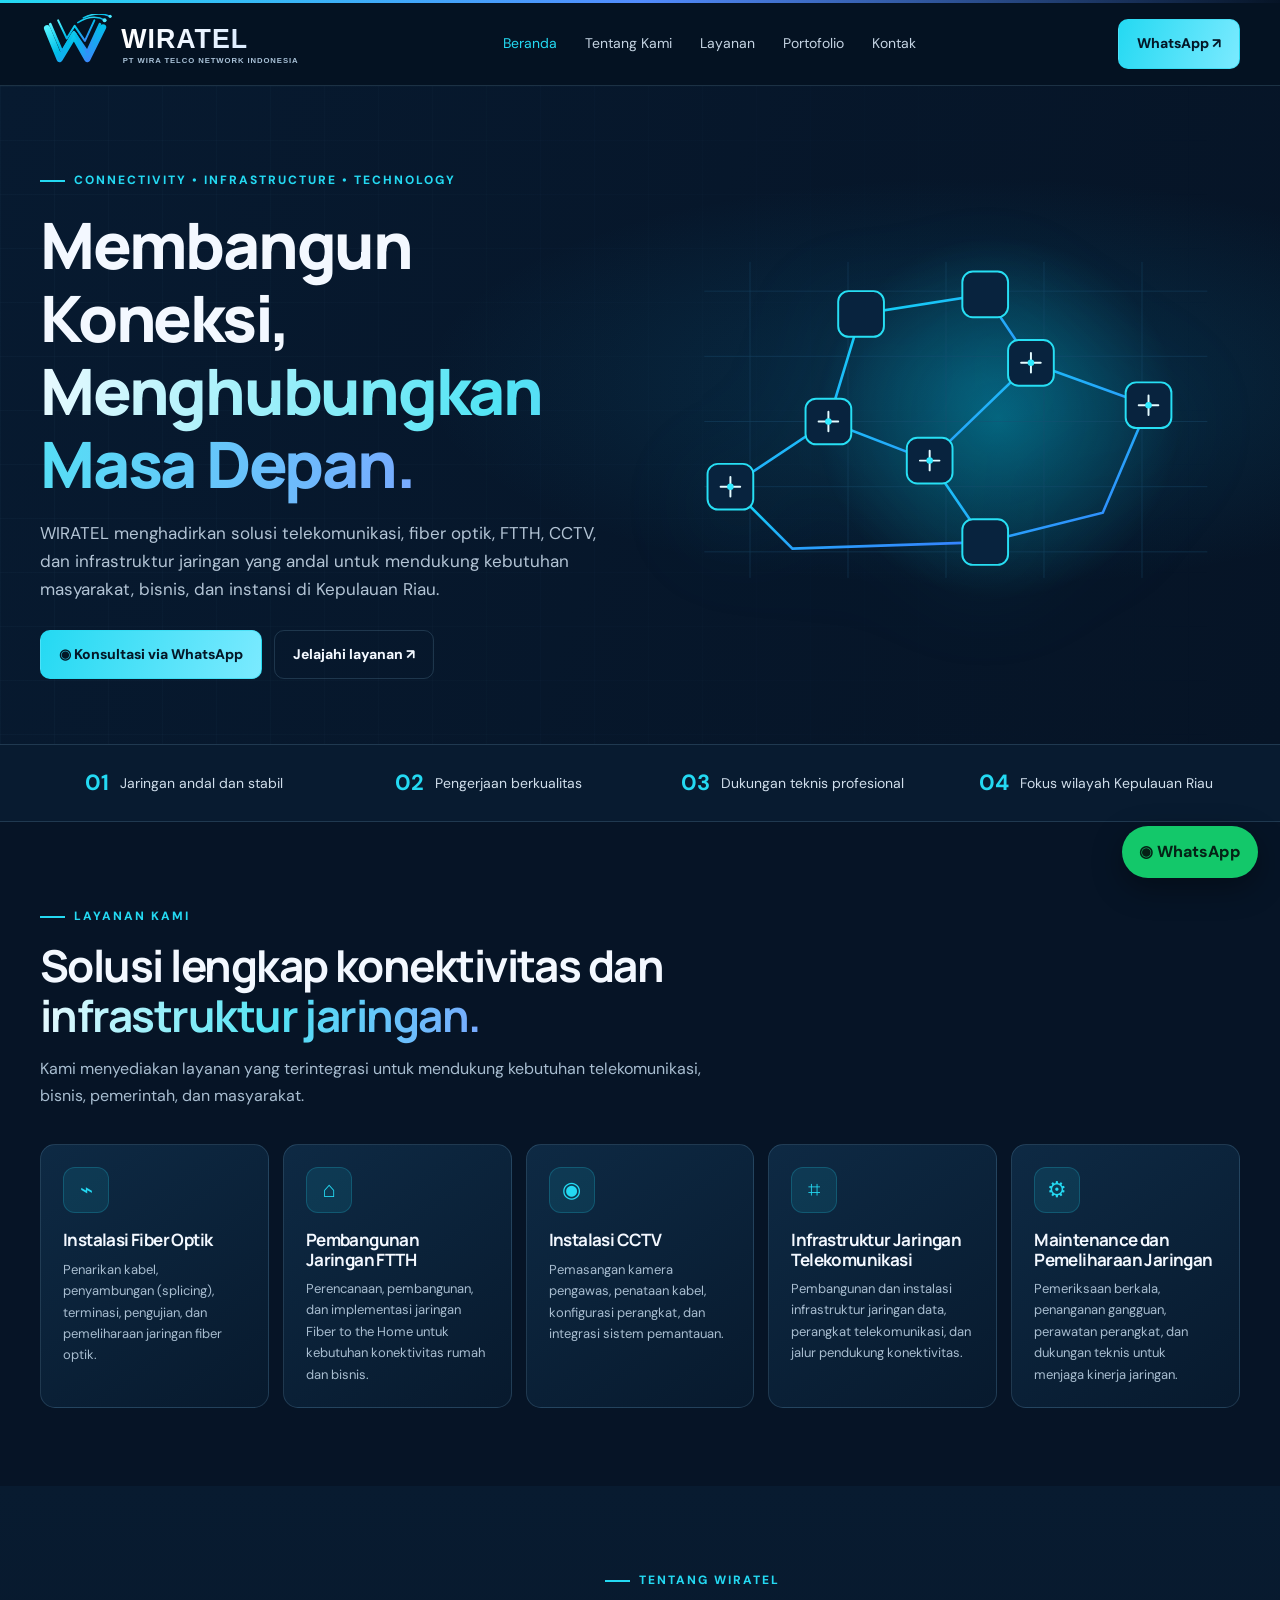
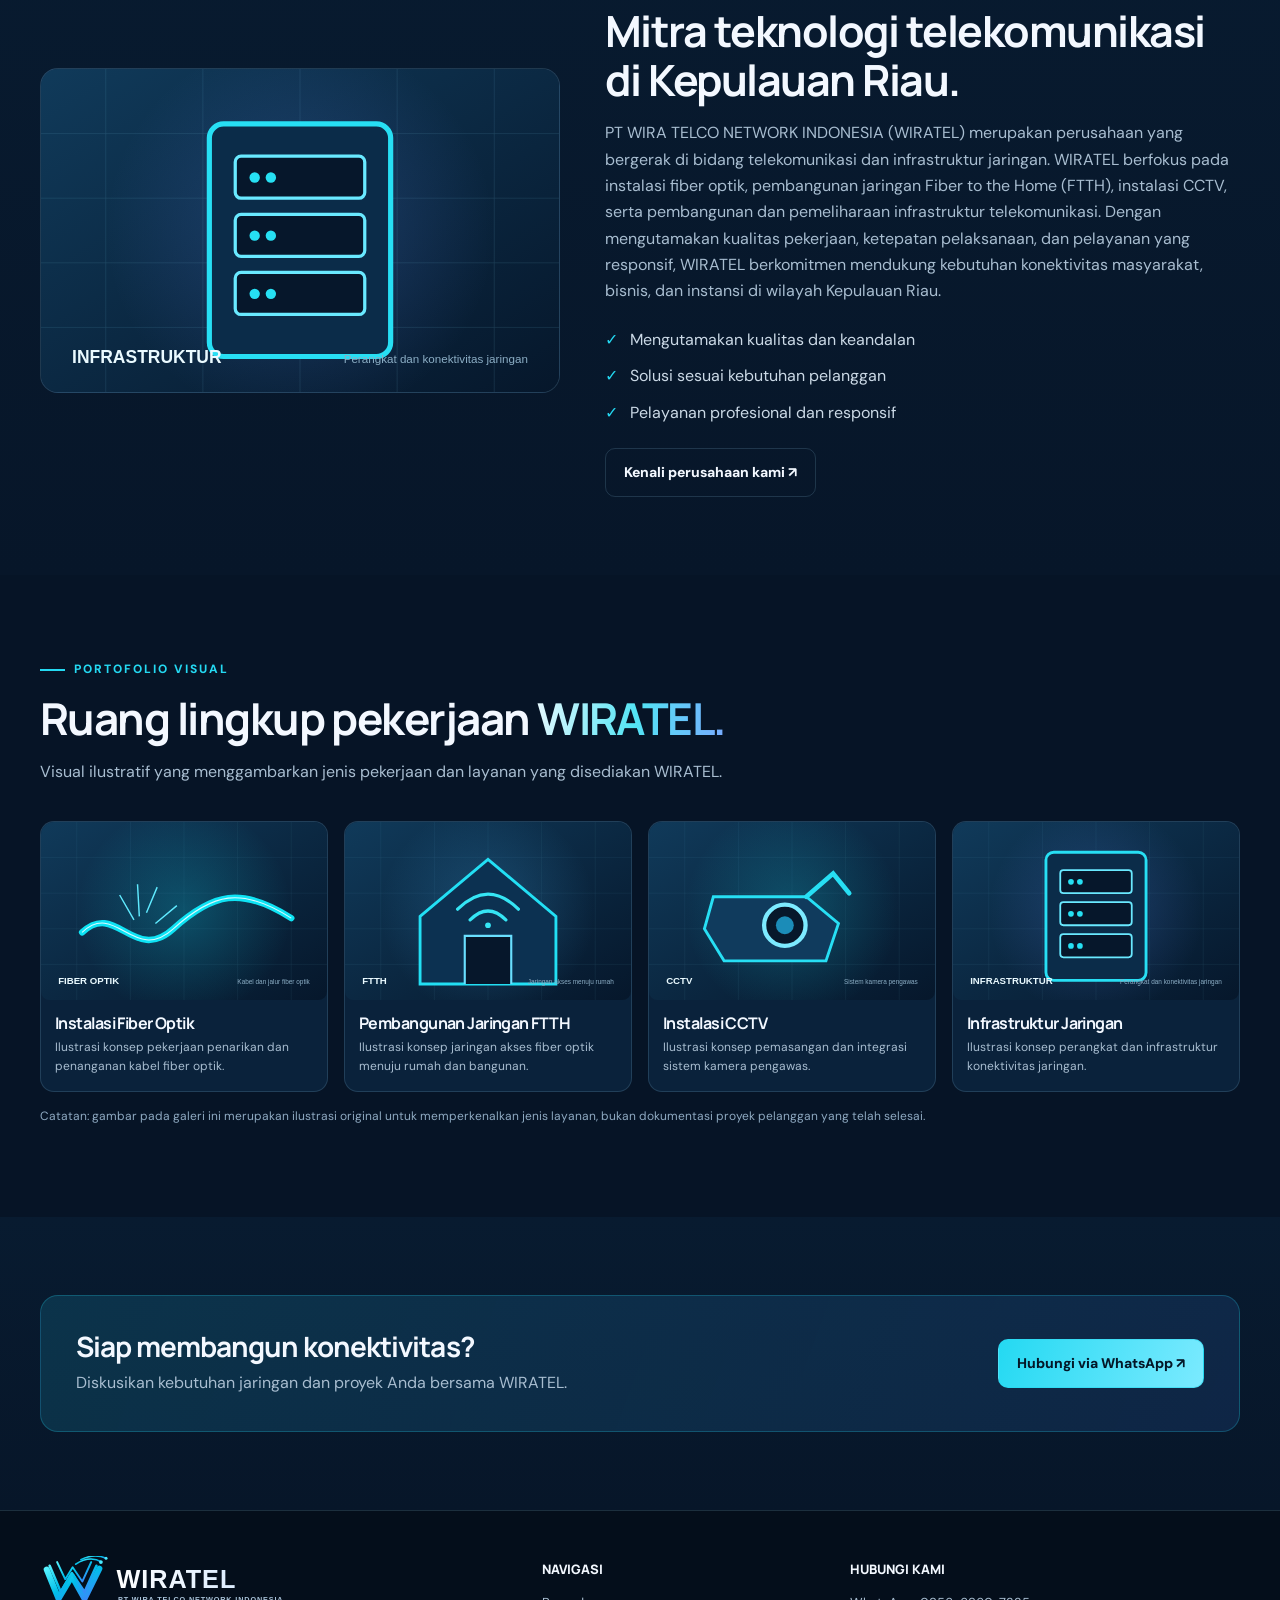
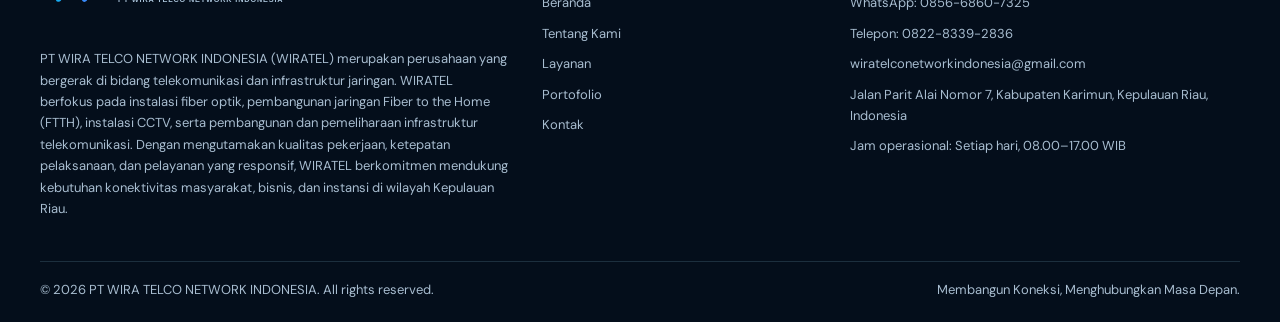
<file: index.html>
<!doctype html><html lang="id"><head><meta charset="utf-8"><meta name="viewport" content="width=device-width,initial-scale=1"><meta name="description" content="WIRATEL menyediakan layanan fiber optik, FTTH, CCTV, dan infrastruktur telekomunikasi di Kepulauan Riau."><meta name="theme-color" content="#061426"><title>Beranda | WIRATEL</title><link rel="icon" href="assets/favicon.svg" type="image/svg+xml"><link rel="stylesheet" href="assets/style.css"></head><body><div class="topline"></div><header class="header"><div class="container nav"><a class="brand" href="index.html"><img src="assets/logo.svg" alt="WIRATEL — PT WIRA TELCO NETWORK INDONESIA"></a><nav class="navlinks" aria-label="Navigasi utama"><a class="active" href="index.html">Beranda</a><a class="" href="tentang-kami.html">Tentang Kami</a><a class="" href="layanan.html">Layanan</a><a class="" href="portofolio.html">Portofolio</a><a class="" href="kontak.html">Kontak</a></nav><a class="nav-cta" href="https://wa.me/6285668607325" target="_blank" rel="noopener">WhatsApp ↗</a><button class="menu" aria-label="Buka menu" aria-expanded="false">☰</button></div></header><main><section class="hero"><div class="container hero-grid"><div><div class="eyebrow">Connectivity • Infrastructure • Technology</div><h1>Membangun Koneksi,<br><span>Menghubungkan Masa Depan.</span></h1><p class="hero-copy">WIRATEL menghadirkan solusi telekomunikasi, fiber optik, FTTH, CCTV, dan infrastruktur jaringan yang andal untuk mendukung kebutuhan masyarakat, bisnis, dan instansi di Kepulauan Riau.</p><div class="actions"><a class="btn" href="https://wa.me/6285668607325?text=Halo%20WIRATEL%2C%20saya%20ingin%20konsultasi%20proyek." target="_blank" rel="noopener">◉ Konsultasi via WhatsApp</a><a class="btn secondary" href="layanan.html">Jelajahi layanan ↗</a></div></div><div class="hero-art"><img src="assets/hero-network.svg" alt="Ilustrasi original jaringan telekomunikasi WIRATEL"></div></div></section><section class="trust"><div class="container trust-row"><div class="trust-item"><b>01</b><span>Jaringan andal dan stabil</span></div><div class="trust-item"><b>02</b><span>Pengerjaan berkualitas</span></div><div class="trust-item"><b>03</b><span>Dukungan teknis profesional</span></div><div class="trust-item"><b>04</b><span>Fokus wilayah Kepulauan Riau</span></div></div></section><section class="section"><div class="container"><div class="section-head"><div class="eyebrow">Layanan kami</div><h2>Solusi lengkap konektivitas dan <span class="gradient">infrastruktur jaringan.</span></h2><p>Kami menyediakan layanan yang terintegrasi untuk mendukung kebutuhan telekomunikasi, bisnis, pemerintah, dan masyarakat.</p></div><div class="cards"><article class="service-card"><div class="iconbox">⌁</div><h3>Instalasi Fiber Optik</h3><p>Penarikan kabel, penyambungan (splicing), terminasi, pengujian, dan pemeliharaan jaringan fiber optik.</p></article><article class="service-card"><div class="iconbox">⌂</div><h3>Pembangunan Jaringan FTTH</h3><p>Perencanaan, pembangunan, dan implementasi jaringan Fiber to the Home untuk kebutuhan konektivitas rumah dan bisnis.</p></article><article class="service-card"><div class="iconbox">◉</div><h3>Instalasi CCTV</h3><p>Pemasangan kamera pengawas, penataan kabel, konfigurasi perangkat, dan integrasi sistem pemantauan.</p></article><article class="service-card"><div class="iconbox">⌗</div><h3>Infrastruktur Jaringan Telekomunikasi</h3><p>Pembangunan dan instalasi infrastruktur jaringan data, perangkat telekomunikasi, dan jalur pendukung konektivitas.</p></article><article class="service-card"><div class="iconbox">⚙</div><h3>Maintenance dan Pemeliharaan Jaringan</h3><p>Pemeriksaan berkala, penanganan gangguan, perawatan perangkat, dan dukungan teknis untuk menjaga kinerja jaringan.</p></article></div></div></section><section class="section alt"><div class="container split"><div class="visual-panel"><img src="assets/portfolio-network.svg" alt="Ilustrasi infrastruktur jaringan telekomunikasi"></div><div><div class="eyebrow">Tentang WIRATEL</div><h2 style="font-size:clamp(30px,4vw,43px);margin:15px 0">Mitra teknologi telekomunikasi di Kepulauan Riau.</h2><p class="muted">PT WIRA TELCO NETWORK INDONESIA (WIRATEL) merupakan perusahaan yang bergerak di bidang telekomunikasi dan infrastruktur jaringan. WIRATEL berfokus pada instalasi fiber optik, pembangunan jaringan Fiber to the Home (FTTH), instalasi CCTV, serta pembangunan dan pemeliharaan infrastruktur telekomunikasi. Dengan mengutamakan kualitas pekerjaan, ketepatan pelaksanaan, dan pelayanan yang responsif, WIRATEL berkomitmen mendukung kebutuhan konektivitas masyarakat, bisnis, dan instansi di wilayah Kepulauan Riau.</p><div class="checklist"><div class="check"><i>✓</i><span>Mengutamakan kualitas dan keandalan</span></div><div class="check"><i>✓</i><span>Solusi sesuai kebutuhan pelanggan</span></div><div class="check"><i>✓</i><span>Pelayanan profesional dan responsif</span></div></div><a class="btn secondary" href="tentang-kami.html">Kenali perusahaan kami ↗</a></div></div></section><section class="section"><div class="container"><div class="section-head"><div class="eyebrow">Portofolio visual</div><h2>Ruang lingkup pekerjaan <span class="gradient">WIRATEL.</span></h2><p>Visual ilustratif yang menggambarkan jenis pekerjaan dan layanan yang disediakan WIRATEL.</p></div><div class="portfolio-grid"><article class="portfolio-card"><img src="assets/portfolio-fiber.svg" alt="Instalasi Fiber Optik"><div><h3>Instalasi Fiber Optik</h3><p>Ilustrasi konsep pekerjaan penarikan dan penanganan kabel fiber optik.</p></div></article><article class="portfolio-card"><img src="assets/portfolio-ftth.svg" alt="Pembangunan Jaringan FTTH"><div><h3>Pembangunan Jaringan FTTH</h3><p>Ilustrasi konsep jaringan akses fiber optik menuju rumah dan bangunan.</p></div></article><article class="portfolio-card"><img src="assets/portfolio-cctv.svg" alt="Instalasi CCTV"><div><h3>Instalasi CCTV</h3><p>Ilustrasi konsep pemasangan dan integrasi sistem kamera pengawas.</p></div></article><article class="portfolio-card"><img src="assets/portfolio-network.svg" alt="Infrastruktur Jaringan"><div><h3>Infrastruktur Jaringan</h3><p>Ilustrasi konsep perangkat dan infrastruktur konektivitas jaringan.</p></div></article></div><p class="notice">Catatan: gambar pada galeri ini merupakan ilustrasi original untuk memperkenalkan jenis layanan, bukan dokumentasi proyek pelanggan yang telah selesai.</p></div></section><section class="section alt"><div class="container"><div class="cta-band"><div><h2>Siap membangun konektivitas?</h2><p>Diskusikan kebutuhan jaringan dan proyek Anda bersama WIRATEL.</p></div><a class="btn" href="https://wa.me/6285668607325" target="_blank" rel="noopener">Hubungi via WhatsApp ↗</a></div></div></section></main><footer class="footer"><div class="container"><div class="footer-grid"><div><img class="footer-logo" src="assets/logo.svg" alt="WIRATEL"><p>PT WIRA TELCO NETWORK INDONESIA (WIRATEL) merupakan perusahaan yang bergerak di bidang telekomunikasi dan infrastruktur jaringan. WIRATEL berfokus pada instalasi fiber optik, pembangunan jaringan Fiber to the Home (FTTH), instalasi CCTV, serta pembangunan dan pemeliharaan infrastruktur telekomunikasi. Dengan mengutamakan kualitas pekerjaan, ketepatan pelaksanaan, dan pelayanan yang responsif, WIRATEL berkomitmen mendukung kebutuhan konektivitas masyarakat, bisnis, dan instansi di wilayah Kepulauan Riau.</p></div><div><h4>NAVIGASI</h4><div class="footer-links"><a href="index.html">Beranda</a><a href="tentang-kami.html">Tentang Kami</a><a href="layanan.html">Layanan</a><a href="portofolio.html">Portofolio</a><a href="kontak.html">Kontak</a></div></div><div><h4>HUBUNGI KAMI</h4><div class="footer-links"><a href="https://wa.me/6285668607325" target="_blank" rel="noopener">WhatsApp: 0856-6860-7325</a><a href="tel:+6282283392836">Telepon: 0822-8339-2836</a><a href="mailto:wiratelconetworkindonesia@gmail.com">wiratelconetworkindonesia@gmail.com</a><span>Jalan Parit Alai Nomor 7, Kabupaten Karimun, Kepulauan Riau, Indonesia</span><span>Jam operasional: Setiap hari, 08.00–17.00 WIB</span></div></div></div><div class="copyright"><span>© <span data-year></span> PT WIRA TELCO NETWORK INDONESIA. All rights reserved.</span><span>Membangun Koneksi, Menghubungkan Masa Depan.</span></div></div></footer><a class="whatsapp-float" href="https://wa.me/6285668607325?text=Halo%20WIRATEL%2C%20saya%20ingin%20konsultasi%20layanan." target="_blank" rel="noopener" aria-label="Chat WhatsApp WIRATEL">◉ WhatsApp</a><script src="assets/script.js"></script></body></html>
</file>
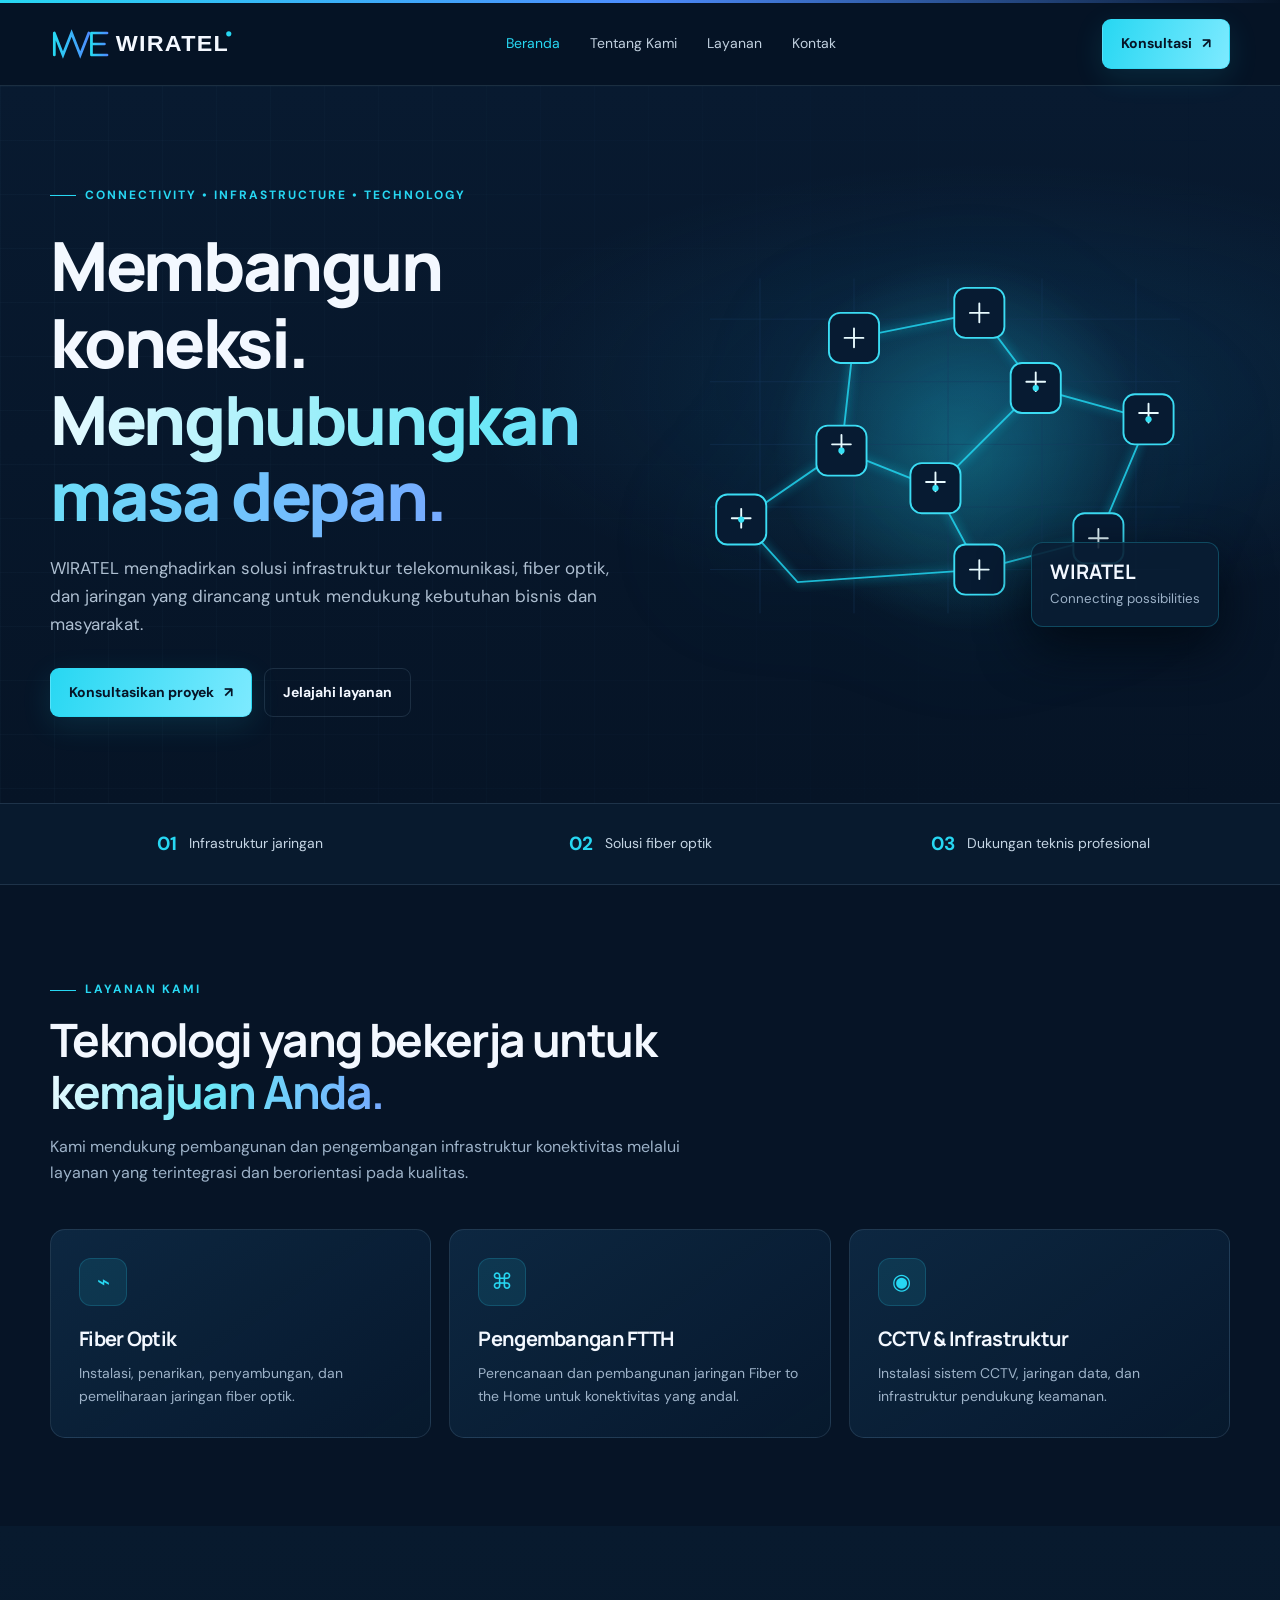
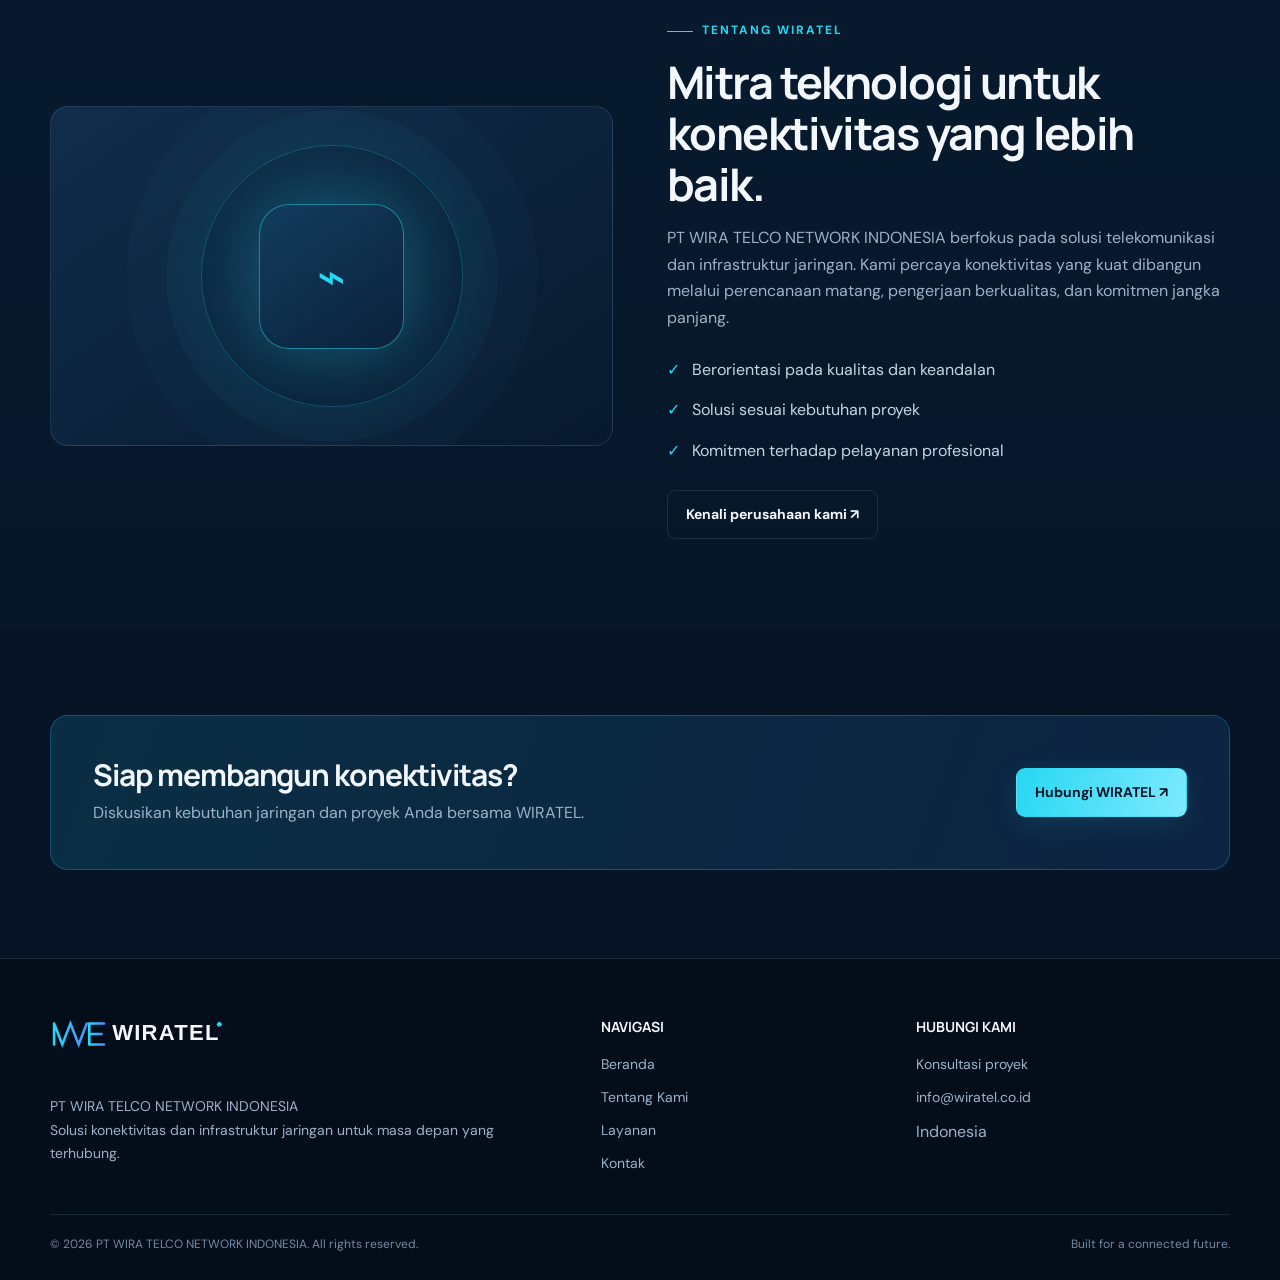
<file: wiratel-github-pages/index.html>
<!doctype html><html lang="id"><head><meta charset="utf-8"><meta name="viewport" content="width=device-width,initial-scale=1"><meta name="description" content="WIRATEL menyediakan solusi fiber optik, FTTH, CCTV, dan infrastruktur jaringan."><meta name="theme-color" content="#061426"><title>Beranda | WIRATEL</title><link rel="icon" href="assets/favicon.svg" type="image/svg+xml"><link rel="stylesheet" href="assets/style.css"></head><body><div class="topline"></div><header class="header"><div class="container nav"><a class="brand" href="index.html"><img src="assets/logo.svg" alt="WIRATEL"></a><nav class="navlinks" aria-label="Navigasi utama"><a class="active" href="index.html">Beranda</a><a class="" href="tentang-kami.html">Tentang Kami</a><a class="" href="layanan.html">Layanan</a><a class="" href="kontak.html">Kontak</a></nav><a class="nav-cta" href="kontak.html">Konsultasi <span>↗</span></a><button class="menu" aria-label="Buka menu" aria-expanded="false">☰</button></div></header><main><section class="hero"><div class="container hero-grid"><div><div class="eyebrow">Connectivity • Infrastructure • Technology</div><h1>Membangun koneksi.<br><span>Menghubungkan masa depan.</span></h1><p class="hero-copy">WIRATEL menghadirkan solusi infrastruktur telekomunikasi, fiber optik, dan jaringan yang dirancang untuk mendukung kebutuhan bisnis dan masyarakat.</p><div class="actions"><a class="btn" href="kontak.html">Konsultasikan proyek <span>↗</span></a><a class="btn secondary" href="layanan.html">Jelajahi layanan</a></div></div><div class="hero-art"><img src="assets/hero-network.svg" alt="Ilustrasi jaringan fiber optik dan konektivitas"><div class="float-card"><strong>WIRATEL</strong><small>Connecting possibilities</small></div></div></div></section><section class="trust"><div class="container trust-row"><div class="trust-item"><b>01</b><span>Infrastruktur jaringan</span></div><div class="trust-item"><b>02</b><span>Solusi fiber optik</span></div><div class="trust-item"><b>03</b><span>Dukungan teknis profesional</span></div></div></section><section class="section"><div class="container"><div class="section-head"><div class="eyebrow">Layanan kami</div><h2>Teknologi yang bekerja untuk <span class="gradient">kemajuan Anda.</span></h2><p>Kami mendukung pembangunan dan pengembangan infrastruktur konektivitas melalui layanan yang terintegrasi dan berorientasi pada kualitas.</p></div><div class="cards"><article class="service-card"><div class="iconbox">⌁</div><h3>Fiber Optik</h3><p>Instalasi, penarikan, penyambungan, dan pemeliharaan jaringan fiber optik.</p></article><article class="service-card"><div class="iconbox">⌘</div><h3>Pengembangan FTTH</h3><p>Perencanaan dan pembangunan jaringan Fiber to the Home untuk konektivitas yang andal.</p></article><article class="service-card"><div class="iconbox">◉</div><h3>CCTV & Infrastruktur</h3><p>Instalasi sistem CCTV, jaringan data, dan infrastruktur pendukung keamanan.</p></article></div></div></section><section class="section alt"><div class="container split"><div class="visual-panel"><div class="orbit">⌁</div></div><div><div class="eyebrow">Tentang WIRATEL</div><h2 style="font-size:clamp(32px,4vw,45px);margin:16px 0">Mitra teknologi untuk konektivitas yang lebih baik.</h2><p class="muted">PT WIRA TELCO NETWORK INDONESIA berfokus pada solusi telekomunikasi dan infrastruktur jaringan. Kami percaya konektivitas yang kuat dibangun melalui perencanaan matang, pengerjaan berkualitas, dan komitmen jangka panjang.</p><div class="checklist"><div class="check"><i>✓</i><span>Berorientasi pada kualitas dan keandalan</span></div><div class="check"><i>✓</i><span>Solusi sesuai kebutuhan proyek</span></div><div class="check"><i>✓</i><span>Komitmen terhadap pelayanan profesional</span></div></div><a class="btn secondary" href="tentang-kami.html">Kenali perusahaan kami ↗</a></div></div></section><section class="section"><div class="container"><div class="cta-band"><div><h2>Siap membangun konektivitas?</h2><p>Diskusikan kebutuhan jaringan dan proyek Anda bersama WIRATEL.</p></div><a class="btn" href="kontak.html">Hubungi WIRATEL ↗</a></div></div></section></main><footer class="footer"><div class="container"><div class="footer-grid"><div><img class="footer-logo" src="assets/logo.svg" alt="WIRATEL"><p>PT WIRA TELCO NETWORK INDONESIA<br>Solusi konektivitas dan infrastruktur jaringan untuk masa depan yang terhubung.</p></div><div><h4>NAVIGASI</h4><div class="footer-links"><a href="index.html">Beranda</a><a href="tentang-kami.html">Tentang Kami</a><a href="layanan.html">Layanan</a><a href="kontak.html">Kontak</a></div></div><div><h4>HUBUNGI KAMI</h4><div class="footer-links"><a href="kontak.html">Konsultasi proyek</a><a href="mailto:info@wiratel.co.id">info@wiratel.co.id</a><span class="muted">Indonesia</span></div></div></div><div class="copyright"><span>© <span data-year></span> PT WIRA TELCO NETWORK INDONESIA. All rights reserved.</span><span>Built for a connected future.</span></div></div></footer><script src="assets/script.js"></script></body></html>
</file>
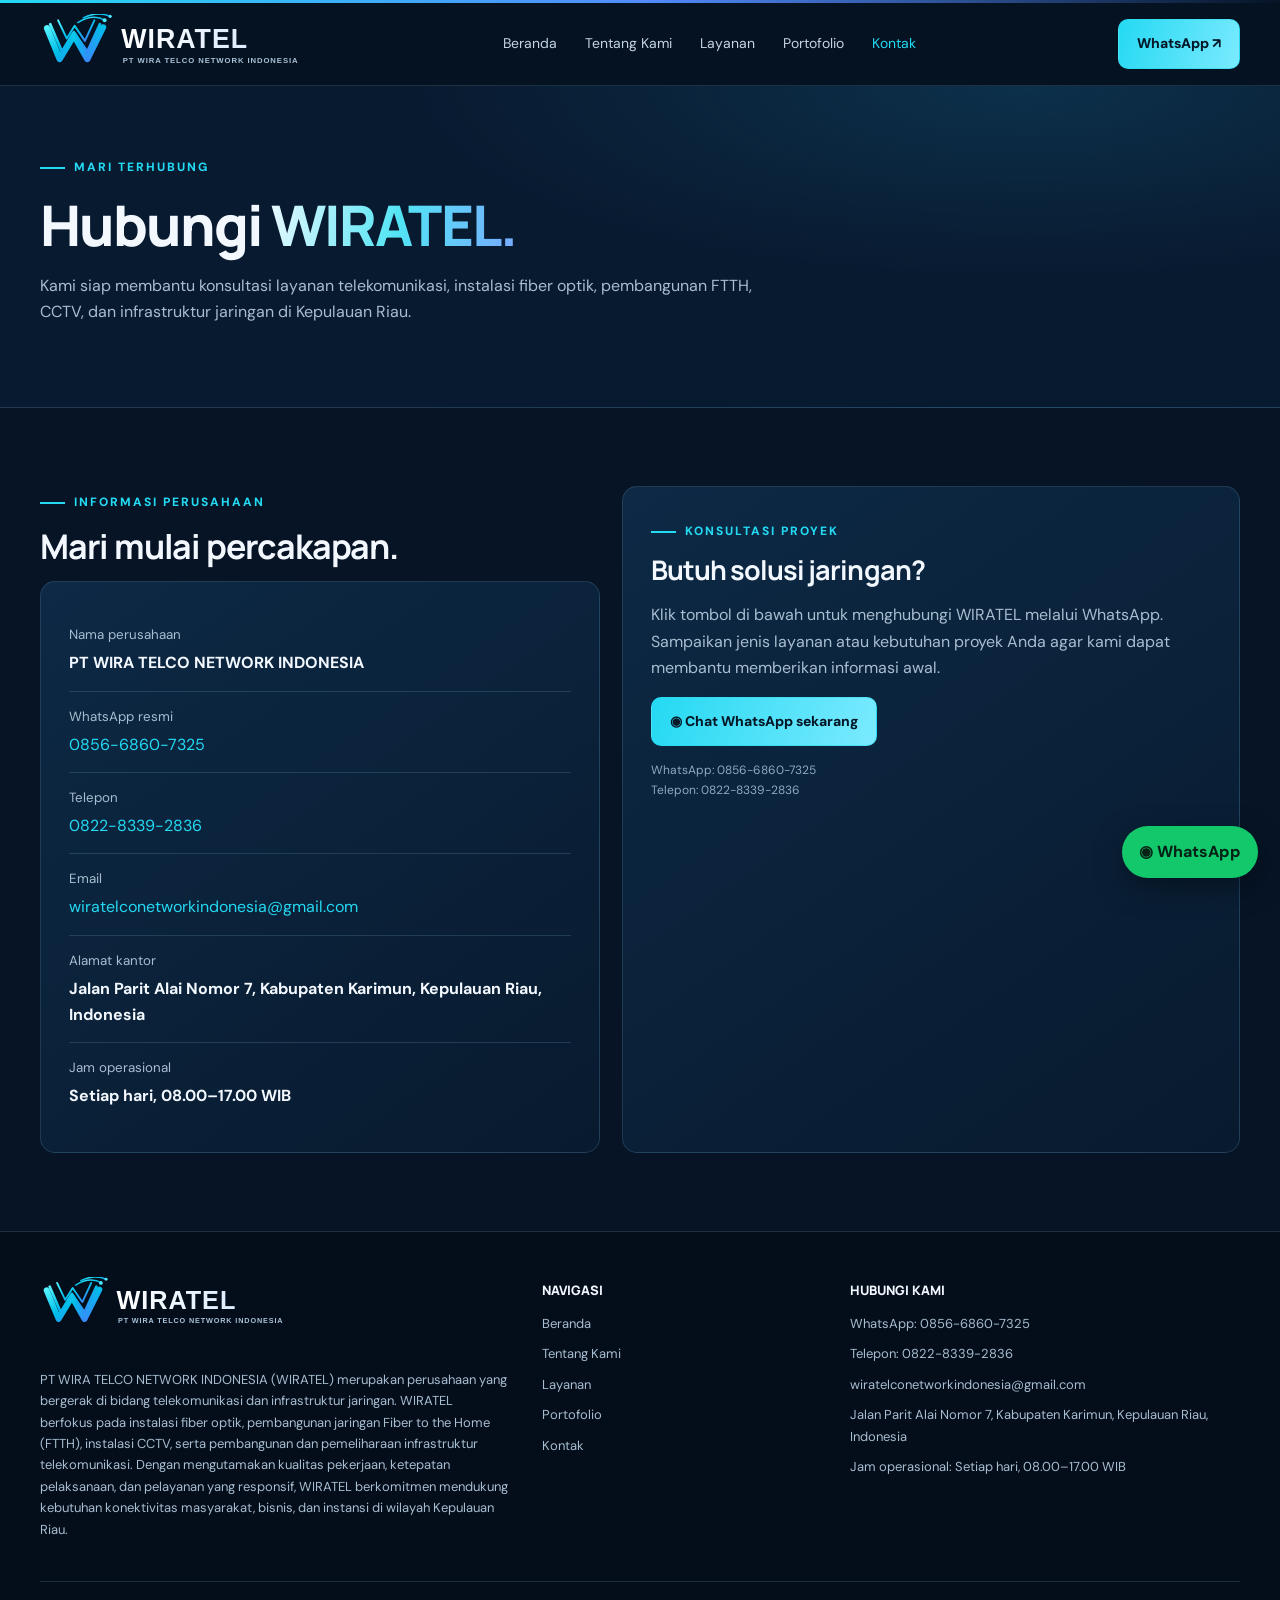
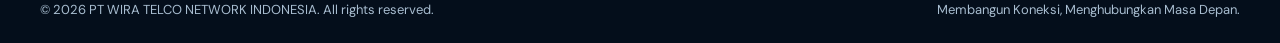
<file: kontak.html>
<!doctype html><html lang="id"><head><meta charset="utf-8"><meta name="viewport" content="width=device-width,initial-scale=1"><meta name="description" content="Kontak resmi WIRATEL: WhatsApp, telepon, email, alamat kantor di Kabupaten Karimun."><meta name="theme-color" content="#061426"><title>Kontak | WIRATEL</title><link rel="icon" href="assets/favicon.svg" type="image/svg+xml"><link rel="stylesheet" href="assets/style.css"></head><body><div class="topline"></div><header class="header"><div class="container nav"><a class="brand" href="index.html"><img src="assets/logo.svg" alt="WIRATEL — PT WIRA TELCO NETWORK INDONESIA"></a><nav class="navlinks" aria-label="Navigasi utama"><a class="" href="index.html">Beranda</a><a class="" href="tentang-kami.html">Tentang Kami</a><a class="" href="layanan.html">Layanan</a><a class="" href="portofolio.html">Portofolio</a><a class="active" href="kontak.html">Kontak</a></nav><a class="nav-cta" href="https://wa.me/6285668607325" target="_blank" rel="noopener">WhatsApp ↗</a><button class="menu" aria-label="Buka menu" aria-expanded="false">☰</button></div></header><main><section class="page-hero"><div class="container"><div class="eyebrow">Mari terhubung</div><h1>Hubungi <span class="gradient">WIRATEL.</span></h1><p>Kami siap membantu konsultasi layanan telekomunikasi, instalasi fiber optik, pembangunan FTTH, CCTV, dan infrastruktur jaringan di Kepulauan Riau.</p></div></section><section class="section"><div class="container contact-grid"><div><div class="eyebrow">Informasi perusahaan</div><h2 style="font-size:34px;margin:15px 0">Mari mulai percakapan.</h2><div class="contact-panel"><div class="contact-line"><small>Nama perusahaan</small><strong>PT WIRA TELCO NETWORK INDONESIA</strong></div><div class="contact-line"><small>WhatsApp resmi</small><a href="https://wa.me/6285668607325" target="_blank" rel="noopener">0856-6860-7325</a></div><div class="contact-line"><small>Telepon</small><a href="tel:+6282283392836">0822-8339-2836</a></div><div class="contact-line"><small>Email</small><a href="mailto:wiratelconetworkindonesia@gmail.com">wiratelconetworkindonesia@gmail.com</a></div><div class="contact-line"><small>Alamat kantor</small><strong>Jalan Parit Alai Nomor 7, Kabupaten Karimun, Kepulauan Riau, Indonesia</strong></div><div class="contact-line"><small>Jam operasional</small><strong>Setiap hari, 08.00–17.00 WIB</strong></div></div></div><div class="contact-panel"><div class="eyebrow">Konsultasi proyek</div><h3 style="font-size:27px;margin:14px 0">Butuh solusi jaringan?</h3><p class="muted">Klik tombol di bawah untuk menghubungi WIRATEL melalui WhatsApp. Sampaikan jenis layanan atau kebutuhan proyek Anda agar kami dapat membantu memberikan informasi awal.</p><a class="btn" href="https://wa.me/6285668607325?text=Halo%20WIRATEL%2C%20saya%20ingin%20konsultasi%20mengenai%20layanan%20jaringan." target="_blank" rel="noopener">◉ Chat WhatsApp sekarang</a><p class="notice">WhatsApp: 0856-6860-7325<br>Telepon: 0822-8339-2836</p></div></div></section></main><footer class="footer"><div class="container"><div class="footer-grid"><div><img class="footer-logo" src="assets/logo.svg" alt="WIRATEL"><p>PT WIRA TELCO NETWORK INDONESIA (WIRATEL) merupakan perusahaan yang bergerak di bidang telekomunikasi dan infrastruktur jaringan. WIRATEL berfokus pada instalasi fiber optik, pembangunan jaringan Fiber to the Home (FTTH), instalasi CCTV, serta pembangunan dan pemeliharaan infrastruktur telekomunikasi. Dengan mengutamakan kualitas pekerjaan, ketepatan pelaksanaan, dan pelayanan yang responsif, WIRATEL berkomitmen mendukung kebutuhan konektivitas masyarakat, bisnis, dan instansi di wilayah Kepulauan Riau.</p></div><div><h4>NAVIGASI</h4><div class="footer-links"><a href="index.html">Beranda</a><a href="tentang-kami.html">Tentang Kami</a><a href="layanan.html">Layanan</a><a href="portofolio.html">Portofolio</a><a href="kontak.html">Kontak</a></div></div><div><h4>HUBUNGI KAMI</h4><div class="footer-links"><a href="https://wa.me/6285668607325" target="_blank" rel="noopener">WhatsApp: 0856-6860-7325</a><a href="tel:+6282283392836">Telepon: 0822-8339-2836</a><a href="mailto:wiratelconetworkindonesia@gmail.com">wiratelconetworkindonesia@gmail.com</a><span>Jalan Parit Alai Nomor 7, Kabupaten Karimun, Kepulauan Riau, Indonesia</span><span>Jam operasional: Setiap hari, 08.00–17.00 WIB</span></div></div></div><div class="copyright"><span>© <span data-year></span> PT WIRA TELCO NETWORK INDONESIA. All rights reserved.</span><span>Membangun Koneksi, Menghubungkan Masa Depan.</span></div></div></footer><a class="whatsapp-float" href="https://wa.me/6285668607325?text=Halo%20WIRATEL%2C%20saya%20ingin%20konsultasi%20layanan." target="_blank" rel="noopener" aria-label="Chat WhatsApp WIRATEL">◉ WhatsApp</a><script src="assets/script.js"></script></body></html>
</file>
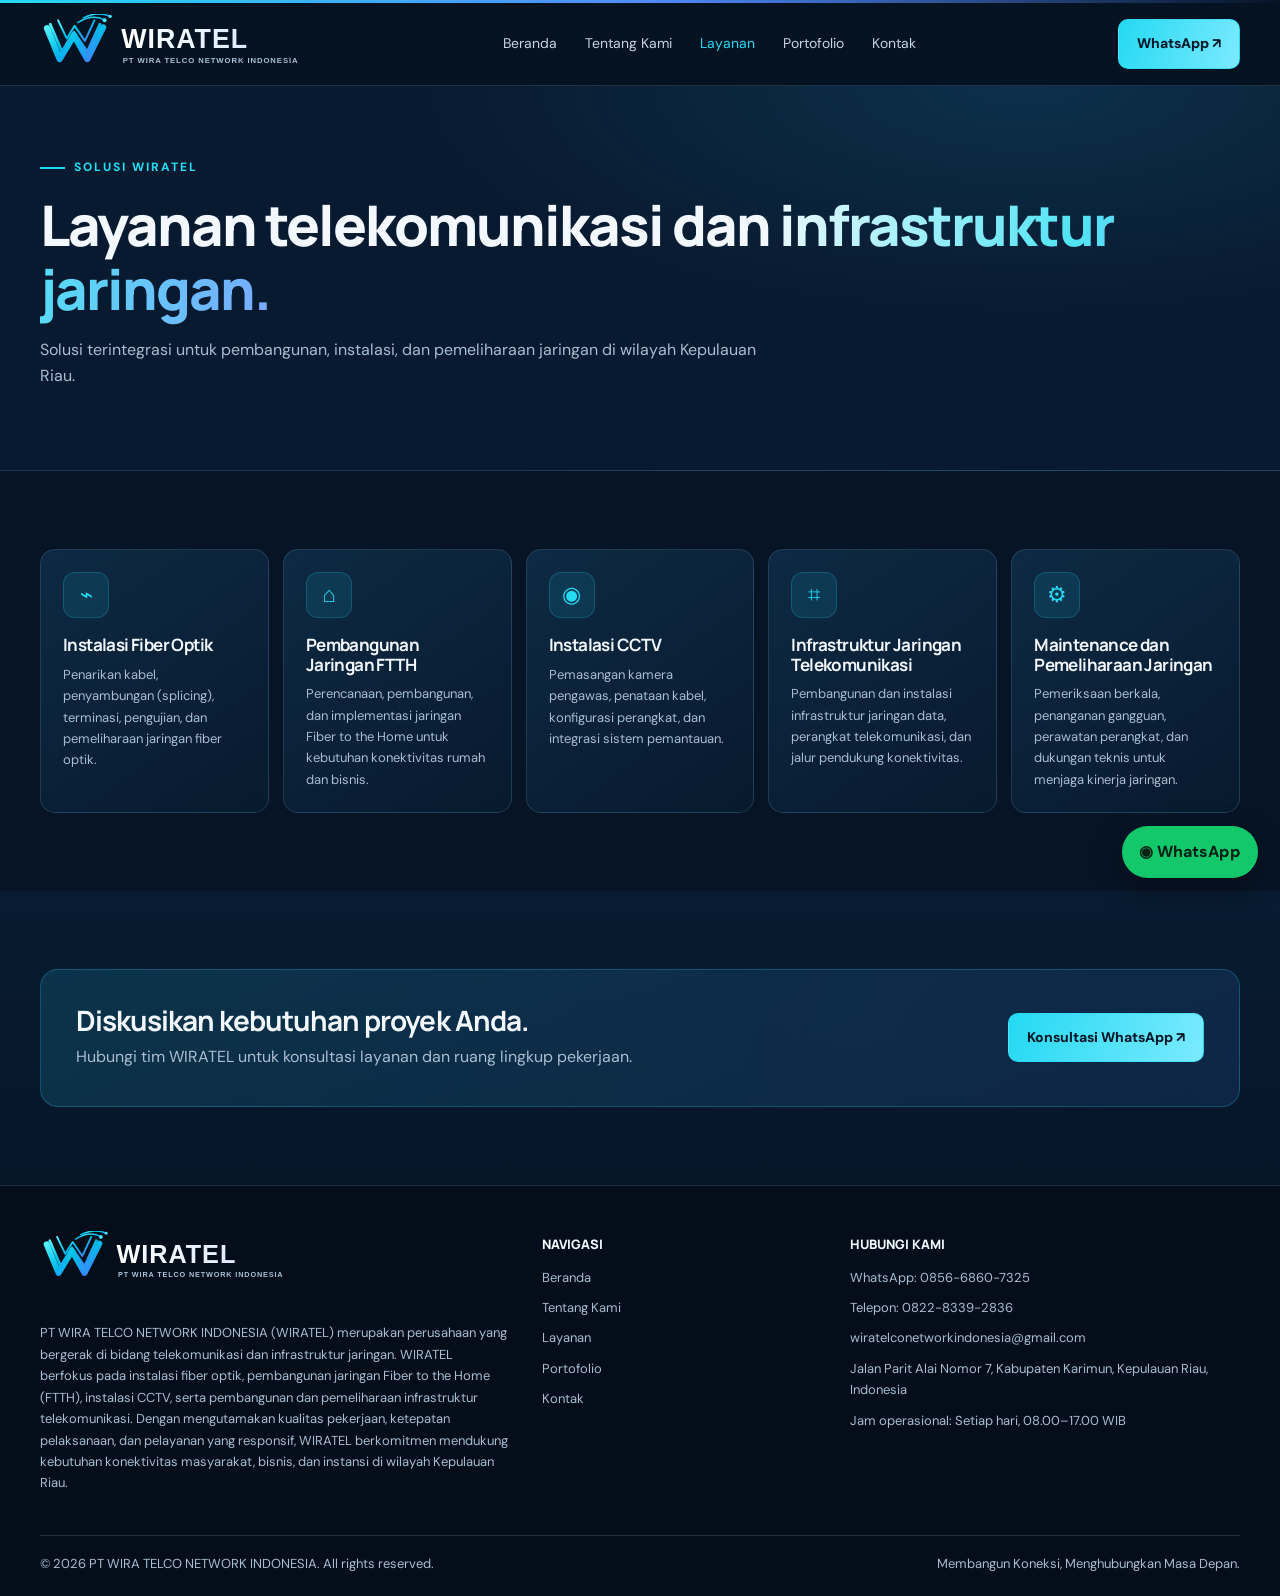
<file: layanan.html>
<!doctype html><html lang="id"><head><meta charset="utf-8"><meta name="viewport" content="width=device-width,initial-scale=1"><meta name="description" content="Layanan instalasi fiber optik, FTTH, CCTV, infrastruktur telekomunikasi, dan pemeliharaan jaringan WIRATEL."><meta name="theme-color" content="#061426"><title>Layanan | WIRATEL</title><link rel="icon" href="assets/favicon.svg" type="image/svg+xml"><link rel="stylesheet" href="assets/style.css"></head><body><div class="topline"></div><header class="header"><div class="container nav"><a class="brand" href="index.html"><img src="assets/logo.svg" alt="WIRATEL — PT WIRA TELCO NETWORK INDONESIA"></a><nav class="navlinks" aria-label="Navigasi utama"><a class="" href="index.html">Beranda</a><a class="" href="tentang-kami.html">Tentang Kami</a><a class="active" href="layanan.html">Layanan</a><a class="" href="portofolio.html">Portofolio</a><a class="" href="kontak.html">Kontak</a></nav><a class="nav-cta" href="https://wa.me/6285668607325" target="_blank" rel="noopener">WhatsApp ↗</a><button class="menu" aria-label="Buka menu" aria-expanded="false">☰</button></div></header><main><section class="page-hero"><div class="container"><div class="eyebrow">Solusi WIRATEL</div><h1>Layanan telekomunikasi dan <span class="gradient">infrastruktur jaringan.</span></h1><p>Solusi terintegrasi untuk pembangunan, instalasi, dan pemeliharaan jaringan di wilayah Kepulauan Riau.</p></div></section><section class="section"><div class="container"><div class="cards"><article class="service-card"><div class="iconbox">⌁</div><h3>Instalasi Fiber Optik</h3><p>Penarikan kabel, penyambungan (splicing), terminasi, pengujian, dan pemeliharaan jaringan fiber optik.</p></article><article class="service-card"><div class="iconbox">⌂</div><h3>Pembangunan Jaringan FTTH</h3><p>Perencanaan, pembangunan, dan implementasi jaringan Fiber to the Home untuk kebutuhan konektivitas rumah dan bisnis.</p></article><article class="service-card"><div class="iconbox">◉</div><h3>Instalasi CCTV</h3><p>Pemasangan kamera pengawas, penataan kabel, konfigurasi perangkat, dan integrasi sistem pemantauan.</p></article><article class="service-card"><div class="iconbox">⌗</div><h3>Infrastruktur Jaringan Telekomunikasi</h3><p>Pembangunan dan instalasi infrastruktur jaringan data, perangkat telekomunikasi, dan jalur pendukung konektivitas.</p></article><article class="service-card"><div class="iconbox">⚙</div><h3>Maintenance dan Pemeliharaan Jaringan</h3><p>Pemeriksaan berkala, penanganan gangguan, perawatan perangkat, dan dukungan teknis untuk menjaga kinerja jaringan.</p></article></div></div></section><section class="section alt"><div class="container"><div class="cta-band"><div><h2>Diskusikan kebutuhan proyek Anda.</h2><p>Hubungi tim WIRATEL untuk konsultasi layanan dan ruang lingkup pekerjaan.</p></div><a class="btn" href="https://wa.me/6285668607325" target="_blank" rel="noopener">Konsultasi WhatsApp ↗</a></div></div></section></main><footer class="footer"><div class="container"><div class="footer-grid"><div><img class="footer-logo" src="assets/logo.svg" alt="WIRATEL"><p>PT WIRA TELCO NETWORK INDONESIA (WIRATEL) merupakan perusahaan yang bergerak di bidang telekomunikasi dan infrastruktur jaringan. WIRATEL berfokus pada instalasi fiber optik, pembangunan jaringan Fiber to the Home (FTTH), instalasi CCTV, serta pembangunan dan pemeliharaan infrastruktur telekomunikasi. Dengan mengutamakan kualitas pekerjaan, ketepatan pelaksanaan, dan pelayanan yang responsif, WIRATEL berkomitmen mendukung kebutuhan konektivitas masyarakat, bisnis, dan instansi di wilayah Kepulauan Riau.</p></div><div><h4>NAVIGASI</h4><div class="footer-links"><a href="index.html">Beranda</a><a href="tentang-kami.html">Tentang Kami</a><a href="layanan.html">Layanan</a><a href="portofolio.html">Portofolio</a><a href="kontak.html">Kontak</a></div></div><div><h4>HUBUNGI KAMI</h4><div class="footer-links"><a href="https://wa.me/6285668607325" target="_blank" rel="noopener">WhatsApp: 0856-6860-7325</a><a href="tel:+6282283392836">Telepon: 0822-8339-2836</a><a href="mailto:wiratelconetworkindonesia@gmail.com">wiratelconetworkindonesia@gmail.com</a><span>Jalan Parit Alai Nomor 7, Kabupaten Karimun, Kepulauan Riau, Indonesia</span><span>Jam operasional: Setiap hari, 08.00–17.00 WIB</span></div></div></div><div class="copyright"><span>© <span data-year></span> PT WIRA TELCO NETWORK INDONESIA. All rights reserved.</span><span>Membangun Koneksi, Menghubungkan Masa Depan.</span></div></div></footer><a class="whatsapp-float" href="https://wa.me/6285668607325?text=Halo%20WIRATEL%2C%20saya%20ingin%20konsultasi%20layanan." target="_blank" rel="noopener" aria-label="Chat WhatsApp WIRATEL">◉ WhatsApp</a><script src="assets/script.js"></script></body></html>
</file>
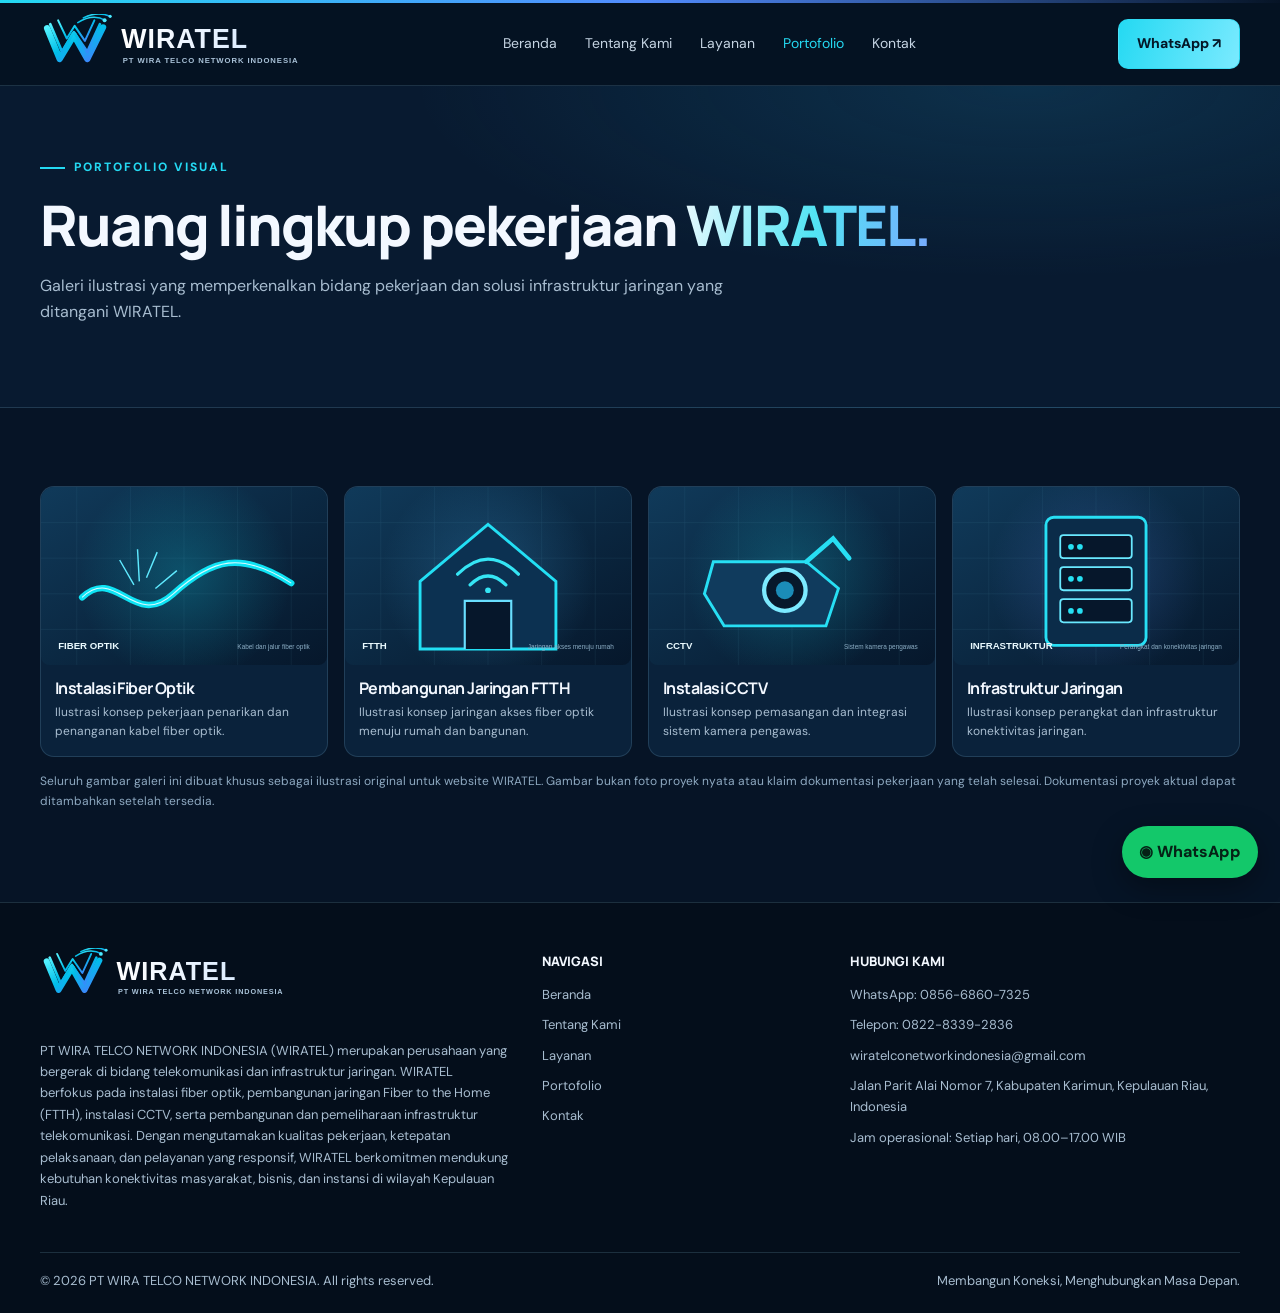
<file: portofolio.html>
<!doctype html><html lang="id"><head><meta charset="utf-8"><meta name="viewport" content="width=device-width,initial-scale=1"><meta name="description" content="Galeri ilustrasi original layanan dan ruang lingkup pekerjaan WIRATEL."><meta name="theme-color" content="#061426"><title>Portofolio | WIRATEL</title><link rel="icon" href="assets/favicon.svg" type="image/svg+xml"><link rel="stylesheet" href="assets/style.css"></head><body><div class="topline"></div><header class="header"><div class="container nav"><a class="brand" href="index.html"><img src="assets/logo.svg" alt="WIRATEL — PT WIRA TELCO NETWORK INDONESIA"></a><nav class="navlinks" aria-label="Navigasi utama"><a class="" href="index.html">Beranda</a><a class="" href="tentang-kami.html">Tentang Kami</a><a class="" href="layanan.html">Layanan</a><a class="active" href="portofolio.html">Portofolio</a><a class="" href="kontak.html">Kontak</a></nav><a class="nav-cta" href="https://wa.me/6285668607325" target="_blank" rel="noopener">WhatsApp ↗</a><button class="menu" aria-label="Buka menu" aria-expanded="false">☰</button></div></header><main><section class="page-hero"><div class="container"><div class="eyebrow">Portofolio visual</div><h1>Ruang lingkup pekerjaan <span class="gradient">WIRATEL.</span></h1><p>Galeri ilustrasi yang memperkenalkan bidang pekerjaan dan solusi infrastruktur jaringan yang ditangani WIRATEL.</p></div></section><section class="section"><div class="container"><div class="portfolio-grid"><article class="portfolio-card"><img src="assets/portfolio-fiber.svg" alt="Instalasi Fiber Optik"><div><h3>Instalasi Fiber Optik</h3><p>Ilustrasi konsep pekerjaan penarikan dan penanganan kabel fiber optik.</p></div></article><article class="portfolio-card"><img src="assets/portfolio-ftth.svg" alt="Pembangunan Jaringan FTTH"><div><h3>Pembangunan Jaringan FTTH</h3><p>Ilustrasi konsep jaringan akses fiber optik menuju rumah dan bangunan.</p></div></article><article class="portfolio-card"><img src="assets/portfolio-cctv.svg" alt="Instalasi CCTV"><div><h3>Instalasi CCTV</h3><p>Ilustrasi konsep pemasangan dan integrasi sistem kamera pengawas.</p></div></article><article class="portfolio-card"><img src="assets/portfolio-network.svg" alt="Infrastruktur Jaringan"><div><h3>Infrastruktur Jaringan</h3><p>Ilustrasi konsep perangkat dan infrastruktur konektivitas jaringan.</p></div></article></div><p class="notice">Seluruh gambar galeri ini dibuat khusus sebagai ilustrasi original untuk website WIRATEL. Gambar bukan foto proyek nyata atau klaim dokumentasi pekerjaan yang telah selesai. Dokumentasi proyek aktual dapat ditambahkan setelah tersedia.</p></div></section></main><footer class="footer"><div class="container"><div class="footer-grid"><div><img class="footer-logo" src="assets/logo.svg" alt="WIRATEL"><p>PT WIRA TELCO NETWORK INDONESIA (WIRATEL) merupakan perusahaan yang bergerak di bidang telekomunikasi dan infrastruktur jaringan. WIRATEL berfokus pada instalasi fiber optik, pembangunan jaringan Fiber to the Home (FTTH), instalasi CCTV, serta pembangunan dan pemeliharaan infrastruktur telekomunikasi. Dengan mengutamakan kualitas pekerjaan, ketepatan pelaksanaan, dan pelayanan yang responsif, WIRATEL berkomitmen mendukung kebutuhan konektivitas masyarakat, bisnis, dan instansi di wilayah Kepulauan Riau.</p></div><div><h4>NAVIGASI</h4><div class="footer-links"><a href="index.html">Beranda</a><a href="tentang-kami.html">Tentang Kami</a><a href="layanan.html">Layanan</a><a href="portofolio.html">Portofolio</a><a href="kontak.html">Kontak</a></div></div><div><h4>HUBUNGI KAMI</h4><div class="footer-links"><a href="https://wa.me/6285668607325" target="_blank" rel="noopener">WhatsApp: 0856-6860-7325</a><a href="tel:+6282283392836">Telepon: 0822-8339-2836</a><a href="mailto:wiratelconetworkindonesia@gmail.com">wiratelconetworkindonesia@gmail.com</a><span>Jalan Parit Alai Nomor 7, Kabupaten Karimun, Kepulauan Riau, Indonesia</span><span>Jam operasional: Setiap hari, 08.00–17.00 WIB</span></div></div></div><div class="copyright"><span>© <span data-year></span> PT WIRA TELCO NETWORK INDONESIA. All rights reserved.</span><span>Membangun Koneksi, Menghubungkan Masa Depan.</span></div></div></footer><a class="whatsapp-float" href="https://wa.me/6285668607325?text=Halo%20WIRATEL%2C%20saya%20ingin%20konsultasi%20layanan." target="_blank" rel="noopener" aria-label="Chat WhatsApp WIRATEL">◉ WhatsApp</a><script src="assets/script.js"></script></body></html>
</file>
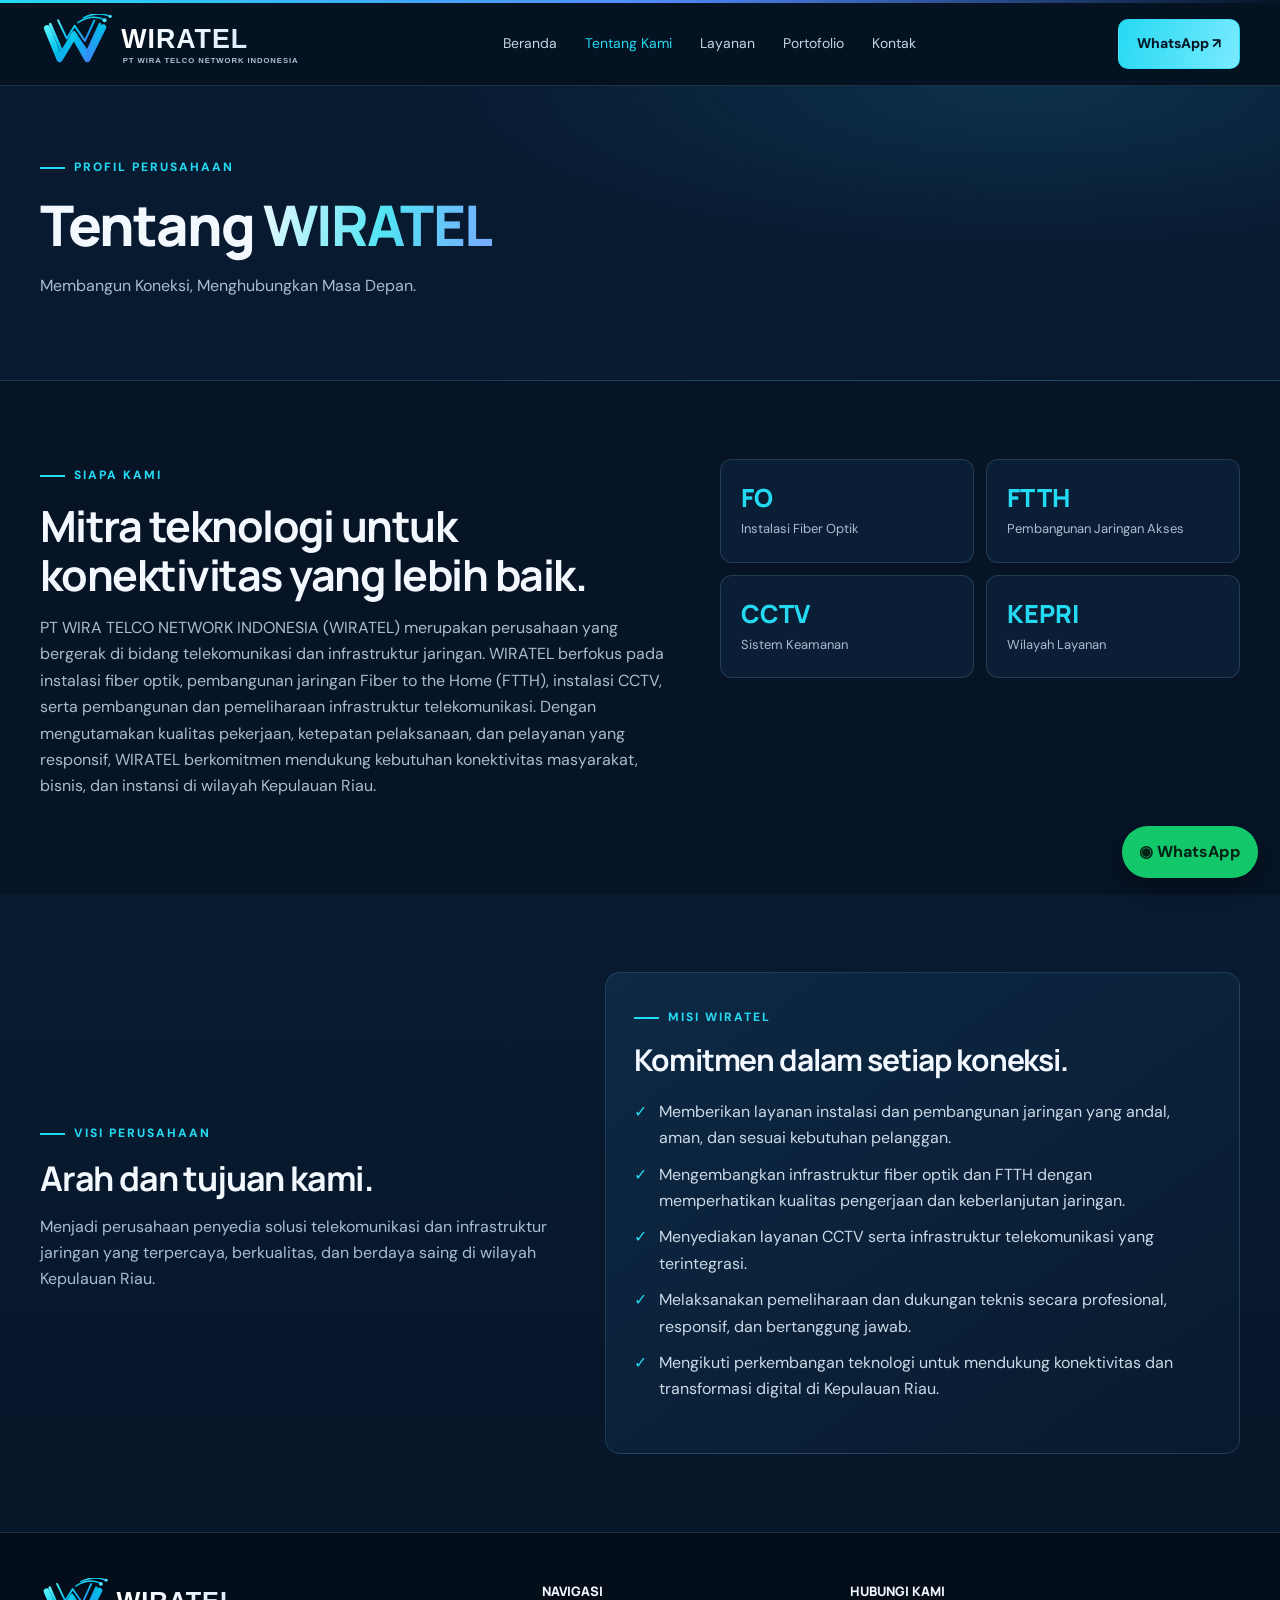
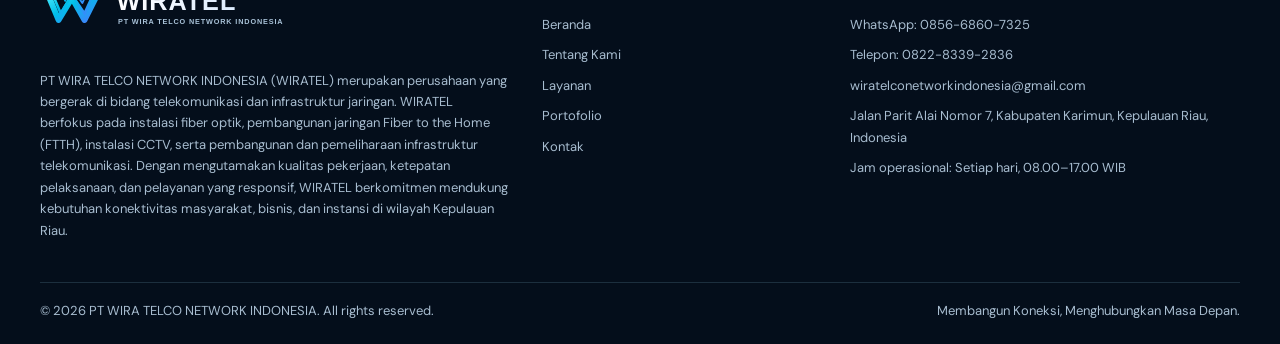
<file: tentang-kami.html>
<!doctype html><html lang="id"><head><meta charset="utf-8"><meta name="viewport" content="width=device-width,initial-scale=1"><meta name="description" content="Profil, visi, dan misi PT WIRA TELCO NETWORK INDONESIA."><meta name="theme-color" content="#061426"><title>Tentang Kami | WIRATEL</title><link rel="icon" href="assets/favicon.svg" type="image/svg+xml"><link rel="stylesheet" href="assets/style.css"></head><body><div class="topline"></div><header class="header"><div class="container nav"><a class="brand" href="index.html"><img src="assets/logo.svg" alt="WIRATEL — PT WIRA TELCO NETWORK INDONESIA"></a><nav class="navlinks" aria-label="Navigasi utama"><a class="" href="index.html">Beranda</a><a class="active" href="tentang-kami.html">Tentang Kami</a><a class="" href="layanan.html">Layanan</a><a class="" href="portofolio.html">Portofolio</a><a class="" href="kontak.html">Kontak</a></nav><a class="nav-cta" href="https://wa.me/6285668607325" target="_blank" rel="noopener">WhatsApp ↗</a><button class="menu" aria-label="Buka menu" aria-expanded="false">☰</button></div></header><main><section class="page-hero"><div class="container"><div class="eyebrow">Profil perusahaan</div><h1>Tentang <span class="gradient">WIRATEL</span></h1><p>Membangun Koneksi, Menghubungkan Masa Depan.</p></div></section><section class="section"><div class="container about-grid"><div><div class="eyebrow">Siapa kami</div><h2 style="font-size:clamp(30px,4vw,43px);margin:15px 0">Mitra teknologi untuk konektivitas yang lebih baik.</h2><p class="muted">PT WIRA TELCO NETWORK INDONESIA (WIRATEL) merupakan perusahaan yang bergerak di bidang telekomunikasi dan infrastruktur jaringan. WIRATEL berfokus pada instalasi fiber optik, pembangunan jaringan Fiber to the Home (FTTH), instalasi CCTV, serta pembangunan dan pemeliharaan infrastruktur telekomunikasi. Dengan mengutamakan kualitas pekerjaan, ketepatan pelaksanaan, dan pelayanan yang responsif, WIRATEL berkomitmen mendukung kebutuhan konektivitas masyarakat, bisnis, dan instansi di wilayah Kepulauan Riau.</p></div><div class="stats"><div class="stat"><strong>FO</strong><span>Instalasi Fiber Optik</span></div><div class="stat"><strong>FTTH</strong><span>Pembangunan Jaringan Akses</span></div><div class="stat"><strong>CCTV</strong><span>Sistem Keamanan</span></div><div class="stat"><strong>KEPRI</strong><span>Wilayah Layanan</span></div></div></div></section><section class="section alt"><div class="container split"><div><div class="eyebrow">Visi perusahaan</div><h2 style="font-size:34px;margin:15px 0">Arah dan tujuan kami.</h2><p class="muted">Menjadi perusahaan penyedia solusi telekomunikasi dan infrastruktur jaringan yang terpercaya, berkualitas, dan berdaya saing di wilayah Kepulauan Riau.</p></div><div class="contact-panel"><div class="eyebrow">Misi WIRATEL</div><h2 style="font-size:30px;margin:15px 0">Komitmen dalam setiap koneksi.</h2><div class="checklist"><div class="check"><i>✓</i><span>Memberikan layanan instalasi dan pembangunan jaringan yang andal, aman, dan sesuai kebutuhan pelanggan.</span></div><div class="check"><i>✓</i><span>Mengembangkan infrastruktur fiber optik dan FTTH dengan memperhatikan kualitas pengerjaan dan keberlanjutan jaringan.</span></div><div class="check"><i>✓</i><span>Menyediakan layanan CCTV serta infrastruktur telekomunikasi yang terintegrasi.</span></div><div class="check"><i>✓</i><span>Melaksanakan pemeliharaan dan dukungan teknis secara profesional, responsif, dan bertanggung jawab.</span></div><div class="check"><i>✓</i><span>Mengikuti perkembangan teknologi untuk mendukung konektivitas dan transformasi digital di Kepulauan Riau.</span></div></div></div></div></section></main><footer class="footer"><div class="container"><div class="footer-grid"><div><img class="footer-logo" src="assets/logo.svg" alt="WIRATEL"><p>PT WIRA TELCO NETWORK INDONESIA (WIRATEL) merupakan perusahaan yang bergerak di bidang telekomunikasi dan infrastruktur jaringan. WIRATEL berfokus pada instalasi fiber optik, pembangunan jaringan Fiber to the Home (FTTH), instalasi CCTV, serta pembangunan dan pemeliharaan infrastruktur telekomunikasi. Dengan mengutamakan kualitas pekerjaan, ketepatan pelaksanaan, dan pelayanan yang responsif, WIRATEL berkomitmen mendukung kebutuhan konektivitas masyarakat, bisnis, dan instansi di wilayah Kepulauan Riau.</p></div><div><h4>NAVIGASI</h4><div class="footer-links"><a href="index.html">Beranda</a><a href="tentang-kami.html">Tentang Kami</a><a href="layanan.html">Layanan</a><a href="portofolio.html">Portofolio</a><a href="kontak.html">Kontak</a></div></div><div><h4>HUBUNGI KAMI</h4><div class="footer-links"><a href="https://wa.me/6285668607325" target="_blank" rel="noopener">WhatsApp: 0856-6860-7325</a><a href="tel:+6282283392836">Telepon: 0822-8339-2836</a><a href="mailto:wiratelconetworkindonesia@gmail.com">wiratelconetworkindonesia@gmail.com</a><span>Jalan Parit Alai Nomor 7, Kabupaten Karimun, Kepulauan Riau, Indonesia</span><span>Jam operasional: Setiap hari, 08.00–17.00 WIB</span></div></div></div><div class="copyright"><span>© <span data-year></span> PT WIRA TELCO NETWORK INDONESIA. All rights reserved.</span><span>Membangun Koneksi, Menghubungkan Masa Depan.</span></div></div></footer><a class="whatsapp-float" href="https://wa.me/6285668607325?text=Halo%20WIRATEL%2C%20saya%20ingin%20konsultasi%20layanan." target="_blank" rel="noopener" aria-label="Chat WhatsApp WIRATEL">◉ WhatsApp</a><script src="assets/script.js"></script></body></html>
</file>
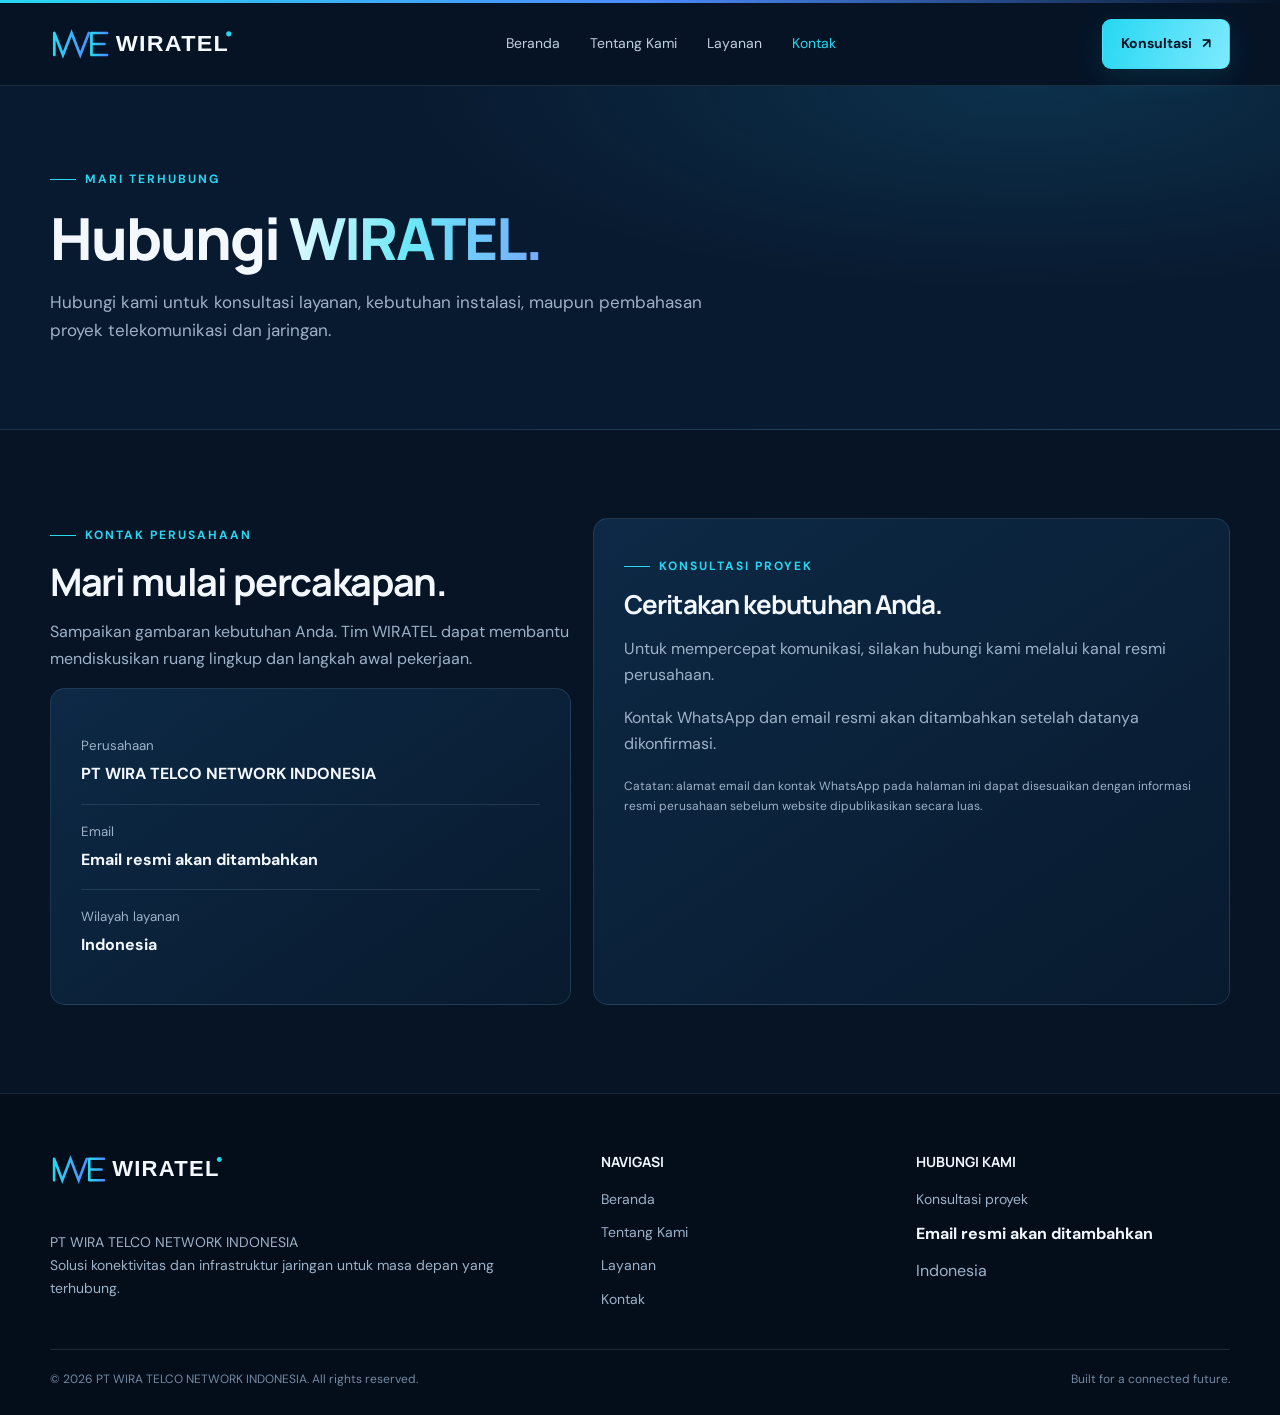
<file: wiratel-github-pages/kontak.html>
<!doctype html><html lang="id"><head><meta charset="utf-8"><meta name="viewport" content="width=device-width,initial-scale=1"><meta name="description" content="PT WIRA TELCO NETWORK INDONESIA - WIRATEL"><meta name="theme-color" content="#061426"><title>Kontak | WIRATEL</title><link rel="icon" href="assets/favicon.svg" type="image/svg+xml"><link rel="stylesheet" href="assets/style.css"></head><body><div class="topline"></div><header class="header"><div class="container nav"><a class="brand" href="index.html"><img src="assets/logo.svg" alt="WIRATEL"></a><nav class="navlinks" aria-label="Navigasi utama"><a class="" href="index.html">Beranda</a><a class="" href="tentang-kami.html">Tentang Kami</a><a class="" href="layanan.html">Layanan</a><a class="active" href="kontak.html">Kontak</a></nav><a class="nav-cta" href="kontak.html">Konsultasi <span>↗</span></a><button class="menu" aria-label="Buka menu" aria-expanded="false">☰</button></div></header><main><section class="page-hero"><div class="container"><div class="eyebrow">Mari terhubung</div><h1>Hubungi <span class="gradient">WIRATEL.</span></h1><p>Hubungi kami untuk konsultasi layanan, kebutuhan instalasi, maupun pembahasan proyek telekomunikasi dan jaringan.</p></div></section><section class="section"><div class="container contact-grid"><div><div class="eyebrow">Kontak perusahaan</div><h2 style="font-size:38px;margin:15px 0">Mari mulai percakapan.</h2><p class="muted">Sampaikan gambaran kebutuhan Anda. Tim WIRATEL dapat membantu mendiskusikan ruang lingkup dan langkah awal pekerjaan.</p><div class="contact-panel"><div class="contact-line"><small>Perusahaan</small><strong>PT WIRA TELCO NETWORK INDONESIA</strong></div><div class="contact-line"><small>Email</small><strong>Email resmi akan ditambahkan</strong></div><div class="contact-line"><small>Wilayah layanan</small><strong>Indonesia</strong></div></div></div><div class="contact-panel"><div class="eyebrow">Konsultasi proyek</div><h3 style="font-size:26px;margin:14px 0">Ceritakan kebutuhan Anda.</h3><p class="muted">Untuk mempercepat komunikasi, silakan hubungi kami melalui kanal resmi perusahaan.</p><span class="muted">Kontak WhatsApp dan email resmi akan ditambahkan setelah datanya dikonfirmasi.</span><p class="muted" style="font-size:12px;margin-top:20px">Catatan: alamat email dan kontak WhatsApp pada halaman ini dapat disesuaikan dengan informasi resmi perusahaan sebelum website dipublikasikan secara luas.</p></div></div></section></main><footer class="footer"><div class="container"><div class="footer-grid"><div><img class="footer-logo" src="assets/logo.svg" alt="WIRATEL"><p>PT WIRA TELCO NETWORK INDONESIA<br>Solusi konektivitas dan infrastruktur jaringan untuk masa depan yang terhubung.</p></div><div><h4>NAVIGASI</h4><div class="footer-links"><a href="index.html">Beranda</a><a href="tentang-kami.html">Tentang Kami</a><a href="layanan.html">Layanan</a><a href="kontak.html">Kontak</a></div></div><div><h4>HUBUNGI KAMI</h4><div class="footer-links"><a href="kontak.html">Konsultasi proyek</a><strong>Email resmi akan ditambahkan</strong><span class="muted">Indonesia</span></div></div></div><div class="copyright"><span>© <span data-year></span> PT WIRA TELCO NETWORK INDONESIA. All rights reserved.</span><span>Built for a connected future.</span></div></div></footer><script src="assets/script.js"></script></body></html>
</file>
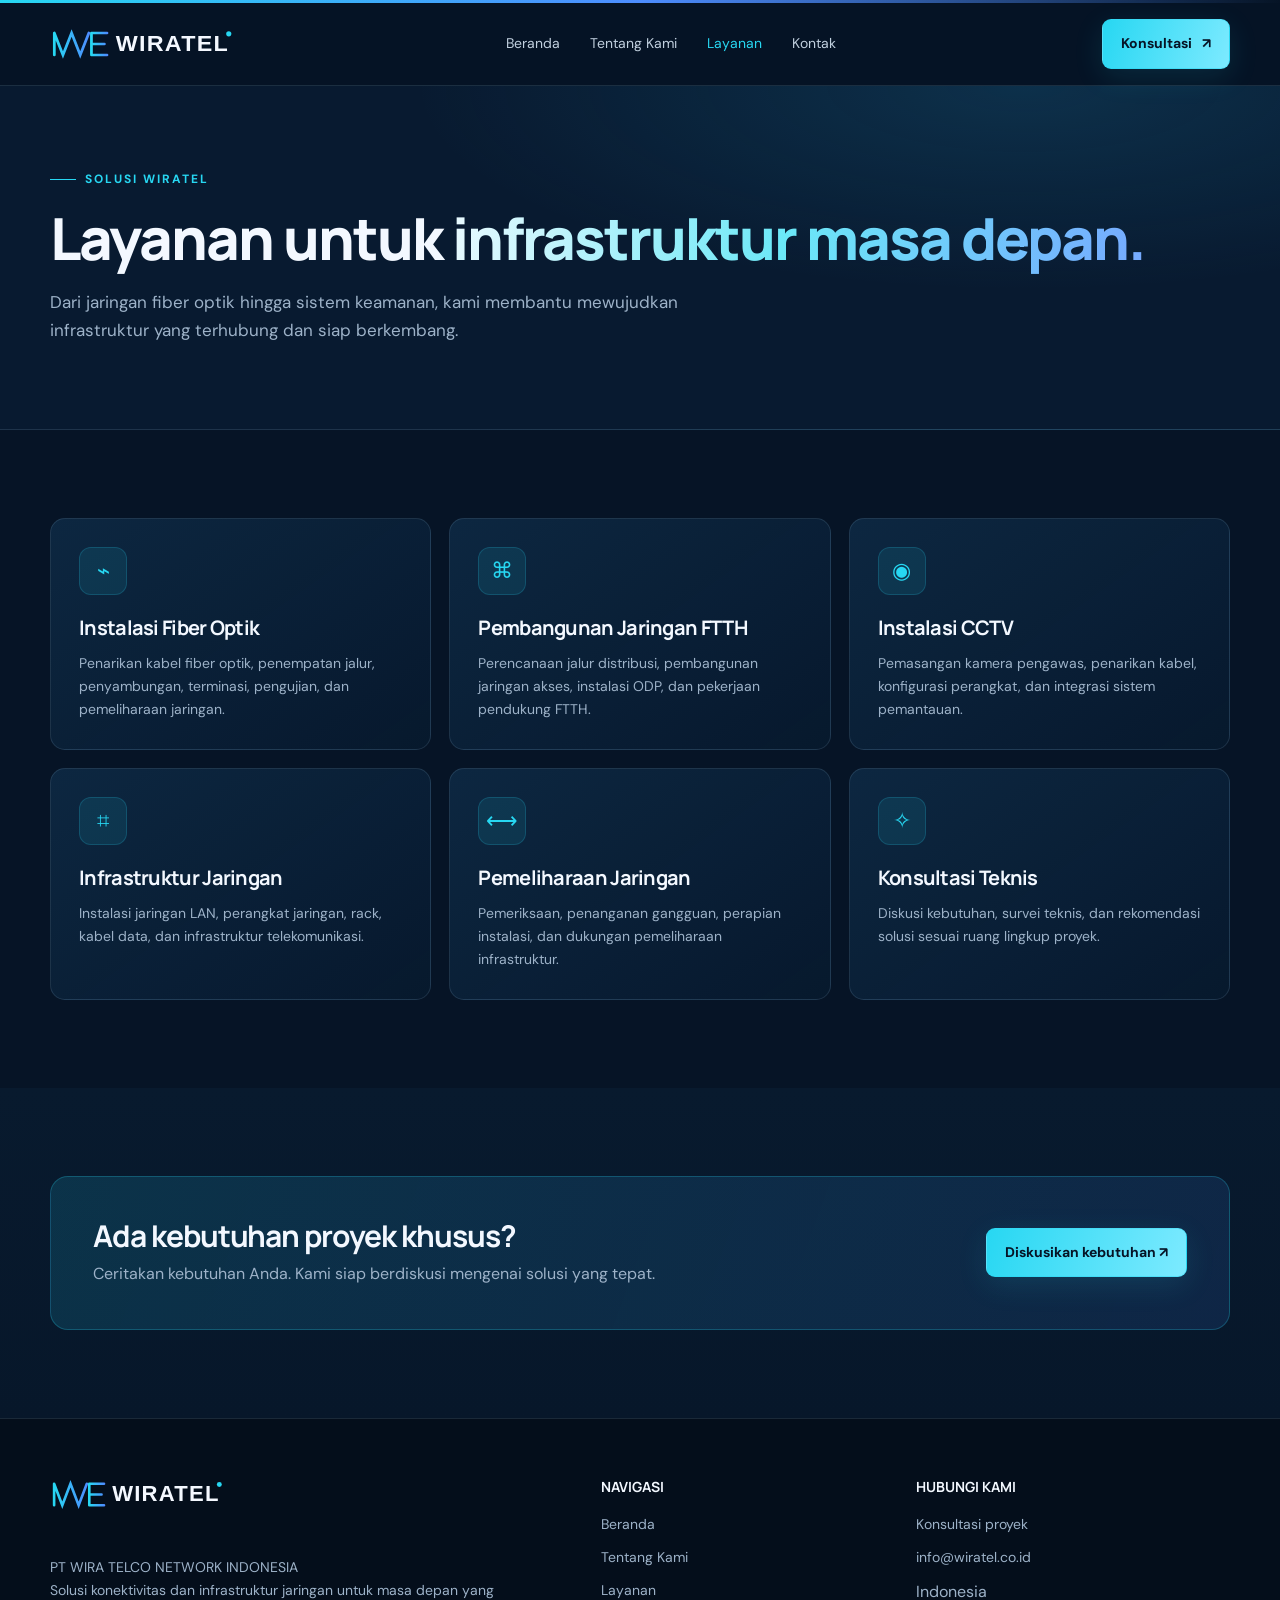
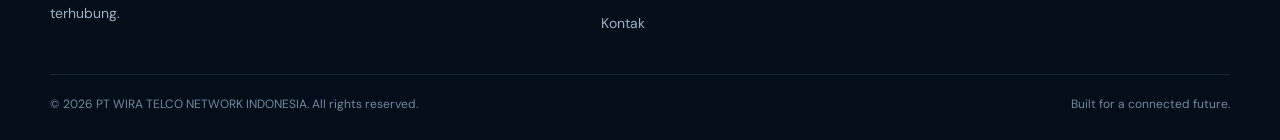
<file: wiratel-github-pages/layanan.html>
<!doctype html><html lang="id"><head><meta charset="utf-8"><meta name="viewport" content="width=device-width,initial-scale=1"><meta name="description" content="PT WIRA TELCO NETWORK INDONESIA - WIRATEL"><meta name="theme-color" content="#061426"><title>Layanan | WIRATEL</title><link rel="icon" href="assets/favicon.svg" type="image/svg+xml"><link rel="stylesheet" href="assets/style.css"></head><body><div class="topline"></div><header class="header"><div class="container nav"><a class="brand" href="index.html"><img src="assets/logo.svg" alt="WIRATEL"></a><nav class="navlinks" aria-label="Navigasi utama"><a class="" href="index.html">Beranda</a><a class="" href="tentang-kami.html">Tentang Kami</a><a class="active" href="layanan.html">Layanan</a><a class="" href="kontak.html">Kontak</a></nav><a class="nav-cta" href="kontak.html">Konsultasi <span>↗</span></a><button class="menu" aria-label="Buka menu" aria-expanded="false">☰</button></div></header><main><section class="page-hero"><div class="container"><div class="eyebrow">Solusi WIRATEL</div><h1>Layanan untuk <span class="gradient">infrastruktur masa depan.</span></h1><p>Dari jaringan fiber optik hingga sistem keamanan, kami membantu mewujudkan infrastruktur yang terhubung dan siap berkembang.</p></div></section><section class="section"><div class="container"><div class="cards"><article class="service-card"><div class="iconbox">⌁</div><h3>Instalasi Fiber Optik</h3><p>Penarikan kabel fiber optik, penempatan jalur, penyambungan, terminasi, pengujian, dan pemeliharaan jaringan.</p></article><article class="service-card"><div class="iconbox">⌘</div><h3>Pembangunan Jaringan FTTH</h3><p>Perencanaan jalur distribusi, pembangunan jaringan akses, instalasi ODP, dan pekerjaan pendukung FTTH.</p></article><article class="service-card"><div class="iconbox">◉</div><h3>Instalasi CCTV</h3><p>Pemasangan kamera pengawas, penarikan kabel, konfigurasi perangkat, dan integrasi sistem pemantauan.</p></article><article class="service-card"><div class="iconbox">⌗</div><h3>Infrastruktur Jaringan</h3><p>Instalasi jaringan LAN, perangkat jaringan, rack, kabel data, dan infrastruktur telekomunikasi.</p></article><article class="service-card"><div class="iconbox">⟷</div><h3>Pemeliharaan Jaringan</h3><p>Pemeriksaan, penanganan gangguan, perapian instalasi, dan dukungan pemeliharaan infrastruktur.</p></article><article class="service-card"><div class="iconbox">✧</div><h3>Konsultasi Teknis</h3><p>Diskusi kebutuhan, survei teknis, dan rekomendasi solusi sesuai ruang lingkup proyek.</p></article></div></div></section><section class="section alt"><div class="container"><div class="cta-band"><div><h2>Ada kebutuhan proyek khusus?</h2><p>Ceritakan kebutuhan Anda. Kami siap berdiskusi mengenai solusi yang tepat.</p></div><a class="btn" href="kontak.html">Diskusikan kebutuhan ↗</a></div></div></section></main><footer class="footer"><div class="container"><div class="footer-grid"><div><img class="footer-logo" src="assets/logo.svg" alt="WIRATEL"><p>PT WIRA TELCO NETWORK INDONESIA<br>Solusi konektivitas dan infrastruktur jaringan untuk masa depan yang terhubung.</p></div><div><h4>NAVIGASI</h4><div class="footer-links"><a href="index.html">Beranda</a><a href="tentang-kami.html">Tentang Kami</a><a href="layanan.html">Layanan</a><a href="kontak.html">Kontak</a></div></div><div><h4>HUBUNGI KAMI</h4><div class="footer-links"><a href="kontak.html">Konsultasi proyek</a><a href="mailto:info@wiratel.co.id">info@wiratel.co.id</a><span class="muted">Indonesia</span></div></div></div><div class="copyright"><span>© <span data-year></span> PT WIRA TELCO NETWORK INDONESIA. All rights reserved.</span><span>Built for a connected future.</span></div></div></footer><script src="assets/script.js"></script></body></html>
</file>
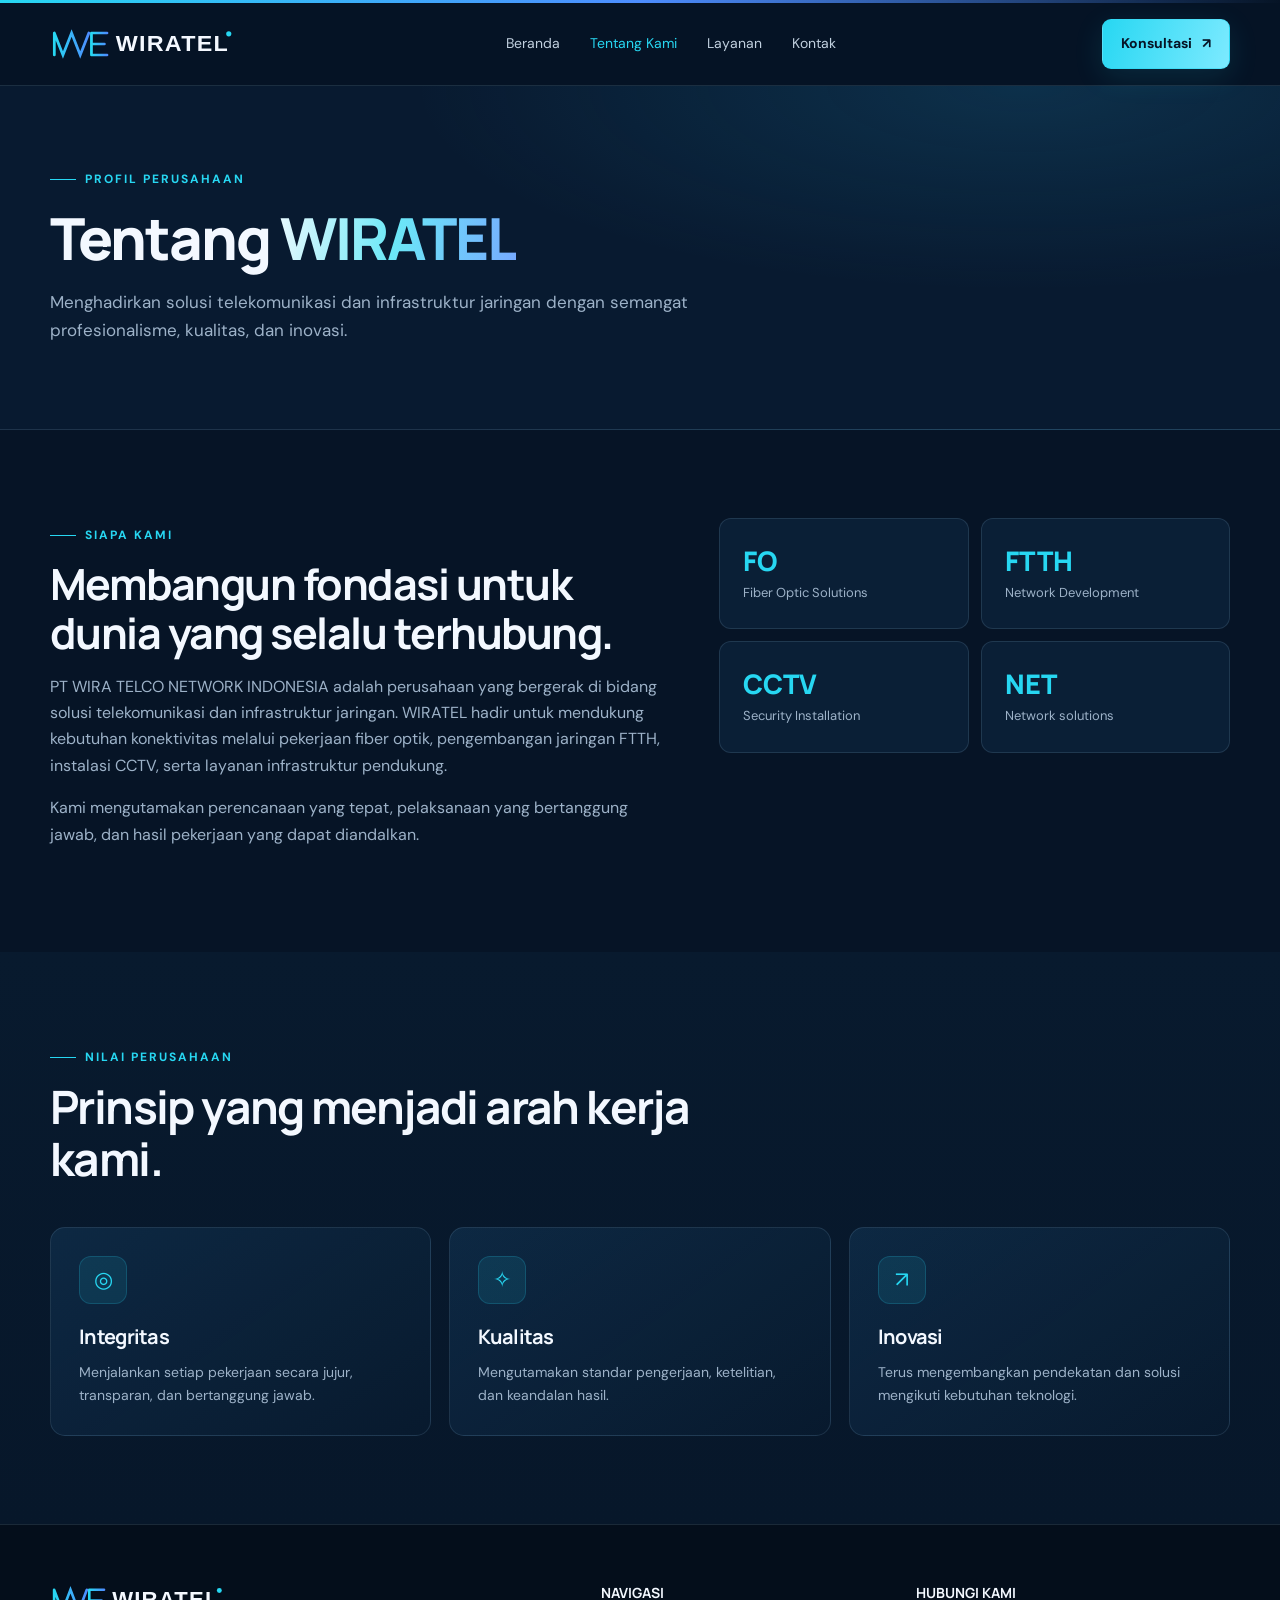
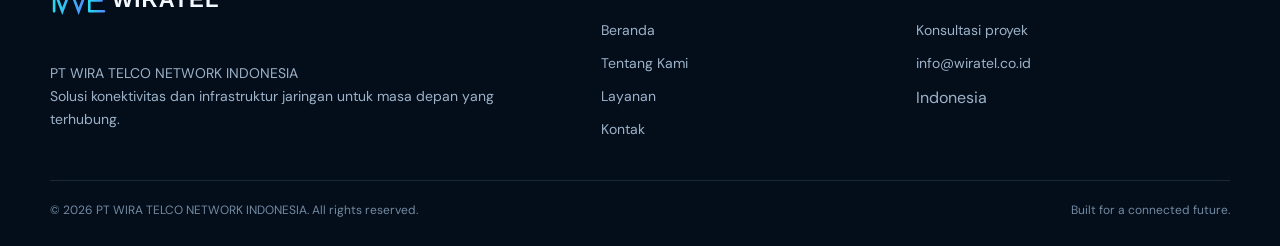
<file: wiratel-github-pages/tentang-kami.html>
<!doctype html><html lang="id"><head><meta charset="utf-8"><meta name="viewport" content="width=device-width,initial-scale=1"><meta name="description" content="PT WIRA TELCO NETWORK INDONESIA - WIRATEL"><meta name="theme-color" content="#061426"><title>Tentang Kami | WIRATEL</title><link rel="icon" href="assets/favicon.svg" type="image/svg+xml"><link rel="stylesheet" href="assets/style.css"></head><body><div class="topline"></div><header class="header"><div class="container nav"><a class="brand" href="index.html"><img src="assets/logo.svg" alt="WIRATEL"></a><nav class="navlinks" aria-label="Navigasi utama"><a class="" href="index.html">Beranda</a><a class="active" href="tentang-kami.html">Tentang Kami</a><a class="" href="layanan.html">Layanan</a><a class="" href="kontak.html">Kontak</a></nav><a class="nav-cta" href="kontak.html">Konsultasi <span>↗</span></a><button class="menu" aria-label="Buka menu" aria-expanded="false">☰</button></div></header><main><section class="page-hero"><div class="container"><div class="eyebrow">Profil perusahaan</div><h1>Tentang <span class="gradient">WIRATEL</span></h1><p>Menghadirkan solusi telekomunikasi dan infrastruktur jaringan dengan semangat profesionalisme, kualitas, dan inovasi.</p></div></section><section class="section"><div class="container about-grid"><div><div class="eyebrow">Siapa kami</div><h2 style="font-size:clamp(31px,4vw,43px);margin:15px 0">Membangun fondasi untuk dunia yang selalu terhubung.</h2><p class="muted">PT WIRA TELCO NETWORK INDONESIA adalah perusahaan yang bergerak di bidang solusi telekomunikasi dan infrastruktur jaringan. WIRATEL hadir untuk mendukung kebutuhan konektivitas melalui pekerjaan fiber optik, pengembangan jaringan FTTH, instalasi CCTV, serta layanan infrastruktur pendukung.</p><p class="muted">Kami mengutamakan perencanaan yang tepat, pelaksanaan yang bertanggung jawab, dan hasil pekerjaan yang dapat diandalkan.</p></div><div class="stats"><div class="stat"><strong>FO</strong><span>Fiber Optic Solutions</span></div><div class="stat"><strong>FTTH</strong><span>Network Development</span></div><div class="stat"><strong>CCTV</strong><span>Security Installation</span></div><div class="stat"><strong>NET</strong><span>Network solutions</span></div></div></div></section><section class="section alt"><div class="container"><div class="section-head"><div class="eyebrow">Nilai perusahaan</div><h2>Prinsip yang menjadi arah kerja kami.</h2></div><div class="cards"><article class="value-card"><div class="iconbox">◎</div><h3>Integritas</h3><p>Menjalankan setiap pekerjaan secara jujur, transparan, dan bertanggung jawab.</p></article><article class="value-card"><div class="iconbox">✧</div><h3>Kualitas</h3><p>Mengutamakan standar pengerjaan, ketelitian, dan keandalan hasil.</p></article><article class="value-card"><div class="iconbox">↗</div><h3>Inovasi</h3><p>Terus mengembangkan pendekatan dan solusi mengikuti kebutuhan teknologi.</p></article></div></div></section></main><footer class="footer"><div class="container"><div class="footer-grid"><div><img class="footer-logo" src="assets/logo.svg" alt="WIRATEL"><p>PT WIRA TELCO NETWORK INDONESIA<br>Solusi konektivitas dan infrastruktur jaringan untuk masa depan yang terhubung.</p></div><div><h4>NAVIGASI</h4><div class="footer-links"><a href="index.html">Beranda</a><a href="tentang-kami.html">Tentang Kami</a><a href="layanan.html">Layanan</a><a href="kontak.html">Kontak</a></div></div><div><h4>HUBUNGI KAMI</h4><div class="footer-links"><a href="kontak.html">Konsultasi proyek</a><a href="mailto:info@wiratel.co.id">info@wiratel.co.id</a><span class="muted">Indonesia</span></div></div></div><div class="copyright"><span>© <span data-year></span> PT WIRA TELCO NETWORK INDONESIA. All rights reserved.</span><span>Built for a connected future.</span></div></div></footer><script src="assets/script.js"></script></body></html>
</file>
<file: assets/style.css>
@import url('https://fonts.googleapis.com/css2?family=DM+Sans:wght@400;500;600;700&family=Manrope:wght@400;500;600;700;800&display=swap');
:root{--bg:#061426;--bg2:#081c32;--panel:#0c2945;--line:rgba(150,205,235,.17);--text:#f3f8ff;--muted:#a8bdd0;--cyan:#24d9f2;--blue:#528cff;--green:#17c96b;--max:1200px}
*{box-sizing:border-box}html{scroll-behavior:smooth}body{margin:0;background:var(--bg);color:var(--text);font-family:'DM Sans',sans-serif;line-height:1.65}a{color:inherit;text-decoration:none}.container{width:min(var(--max),calc(100% - 44px));margin:auto}.topline{height:3px;background:linear-gradient(90deg,var(--cyan),var(--blue),transparent)}.header{position:sticky;top:0;z-index:30;background:rgba(5,19,35,.94);backdrop-filter:blur(18px);border-bottom:1px solid var(--line)}.nav{height:82px;display:flex;align-items:center;justify-content:space-between;gap:22px}.brand img{width:260px;max-width:100%;display:block}.navlinks{display:flex;align-items:center;gap:28px;color:#c5d4e3;font-size:14px}.navlinks a{transition:.2s}.navlinks a:hover,.navlinks a.active{color:var(--cyan)}.nav-cta,.btn{display:inline-flex;align-items:center;justify-content:center;gap:10px;border:1px solid rgba(36,217,242,.5);border-radius:10px;padding:12px 18px;color:#041727;background:linear-gradient(110deg,var(--cyan),#7beaff);font-weight:800;font-size:14px;transition:.22s}.nav-cta:hover,.btn:hover{transform:translateY(-2px);box-shadow:0 12px 30px rgba(36,217,242,.18)}.btn.secondary{background:transparent;color:var(--text);border-color:var(--line);box-shadow:none}.menu{display:none;background:none;border:1px solid var(--line);color:white;border-radius:9px;padding:9px 12px;font-size:19px}.hero{position:relative;overflow:hidden;padding:78px 0 65px;background:radial-gradient(ellipse at 76% 45%,rgba(13,130,178,.22),transparent 40%),linear-gradient(110deg,#071a30,#061426)}.hero:before{content:"";position:absolute;inset:0;background-image:linear-gradient(rgba(115,169,210,.035) 1px,transparent 1px),linear-gradient(90deg,rgba(115,169,210,.035) 1px,transparent 1px);background-size:54px 54px;mask-image:linear-gradient(90deg,black,transparent)}.hero-grid{position:relative;display:grid;grid-template-columns:1fr 1fr;align-items:center;gap:24px}.eyebrow{display:inline-flex;align-items:center;gap:9px;color:var(--cyan);font-size:12px;letter-spacing:2px;text-transform:uppercase;font-weight:800}.eyebrow:before{content:"";width:25px;height:2px;background:var(--cyan)}h1,h2,h3{font-family:'Manrope',sans-serif;line-height:1.14;margin:0 0 18px;letter-spacing:-.035em}h1{font-size:clamp(40px,5vw,65px);font-weight:800;margin-top:18px}h1 span,.gradient{background:linear-gradient(100deg,#eafaff,#52e4f4 52%,#78aaff);-webkit-background-clip:text;background-clip:text;color:transparent}.hero-copy{font-size:17px;color:#b3c4d5;max-width:590px;margin:0 0 27px}.actions{display:flex;flex-wrap:wrap;gap:12px}.hero-art img{width:100%;display:block;filter:drop-shadow(0 18px 45px rgba(20,175,220,.13))}.trust{border-block:1px solid var(--line);background:#081b30}.trust-row{display:grid;grid-template-columns:repeat(4,1fr);gap:16px;padding:20px 0}.trust-item{display:flex;align-items:center;justify-content:center;gap:11px;color:#d0deeb;font-size:14px}.trust-item b{color:var(--cyan);font-size:22px}.section{padding:78px 0}.section.alt{background:linear-gradient(180deg,#081b30,#071629)}.section-head{max-width:700px;margin-bottom:35px}.section-head h2{font-size:clamp(31px,4vw,44px);margin:13px 0}.section-head p,.muted{color:var(--muted)}.cards{display:grid;grid-template-columns:repeat(5,1fr);gap:14px}.service-card,.value-card{padding:22px;border:1px solid var(--line);border-radius:15px;background:linear-gradient(145deg,rgba(16,47,76,.8),rgba(8,27,48,.8));transition:.25s;min-width:0}.service-card:hover,.value-card:hover{transform:translateY(-4px);border-color:rgba(36,217,242,.48);box-shadow:0 18px 42px rgba(0,0,0,.2)}.iconbox{width:46px;height:46px;border-radius:12px;display:grid;place-items:center;color:var(--cyan);background:rgba(36,217,242,.1);border:1px solid rgba(36,217,242,.2);font-size:22px;margin-bottom:17px}.service-card h3,.value-card h3{font-size:17px;margin-bottom:9px}.service-card p,.value-card p{color:var(--muted);font-size:13px;margin:0}.split{display:grid;grid-template-columns:.9fr 1.1fr;gap:45px;align-items:center}.visual-panel{min-height:310px;border-radius:18px;border:1px solid var(--line);background:radial-gradient(circle at 50% 50%,rgba(36,217,242,.16),transparent 48%),linear-gradient(145deg,#102d4b,#08192d);display:grid;place-items:center;overflow:hidden}.visual-panel img{width:100%;height:100%;object-fit:cover}.checklist{display:grid;gap:10px;margin:22px 0}.check{display:flex;gap:12px;color:#cbd9e6}.check i{font-style:normal;color:var(--cyan)}.page-hero{padding:65px 0;background:radial-gradient(ellipse at 80% 0%,rgba(31,136,180,.2),transparent 42%),#081a30;border-bottom:1px solid var(--line)}.page-hero h1{font-size:clamp(36px,4.8vw,56px);margin:15px 0}.page-hero p{max-width:720px;color:var(--muted);font-size:16px}.about-grid{display:grid;grid-template-columns:1.1fr .9fr;gap:45px;align-items:start}.stats{display:grid;grid-template-columns:repeat(2,1fr);gap:12px}.stat{padding:20px;border:1px solid var(--line);border-radius:12px;background:rgba(13,37,64,.65)}.stat strong{display:block;color:var(--cyan);font:800 25px Manrope}.stat span{font-size:13px;color:var(--muted)}.portfolio-grid{display:grid;grid-template-columns:repeat(4,1fr);gap:16px}.portfolio-card{border:1px solid var(--line);border-radius:14px;overflow:hidden;background:#0a223b}.portfolio-card img{width:100%;display:block;aspect-ratio:1.6;object-fit:cover}.portfolio-card div{padding:14px}.portfolio-card h3{font-size:16px;margin:0 0 5px}.portfolio-card p{font-size:12px;color:var(--muted);margin:0}.notice{font-size:12px;color:#8ea9c1;margin-top:15px}.contact-grid{display:grid;grid-template-columns:.95fr 1.05fr;gap:22px}.contact-panel{padding:28px;border:1px solid var(--line);border-radius:15px;background:linear-gradient(145deg,#0d2945,#081a2e)}.contact-line{padding:14px 0;border-bottom:1px solid var(--line)}.contact-line:last-child{border:0}.contact-line small{display:block;color:var(--muted);margin-bottom:4px}.contact-line a{color:var(--cyan)}.cta-band{padding:35px;border-radius:18px;background:linear-gradient(110deg,rgba(23,133,165,.24),rgba(50,104,190,.18));border:1px solid rgba(36,217,242,.24);display:flex;align-items:center;justify-content:space-between;gap:24px}.cta-band h2{font-size:28px;margin:0 0 7px}.cta-band p{margin:0;color:var(--muted)}.footer{padding:45px 0 22px;background:#040e1b;border-top:1px solid var(--line)}.footer-grid{display:grid;grid-template-columns:1.2fr .7fr 1fr;gap:34px;padding-bottom:28px}.footer-logo{width:245px;max-width:100%;margin-bottom:14px}.footer p,.footer a,.footer span{color:var(--muted);font-size:13px}.footer h4{font:800 13px Manrope;margin:4px 0 14px}.footer-links{display:grid;gap:9px}.copyright{border-top:1px solid var(--line);padding-top:17px;color:#738aa2;font-size:12px;display:flex;justify-content:space-between;gap:15px}.whatsapp-float{position:fixed;z-index:25;right:22px;bottom:22px;background:#13c86a;color:#052216;border-radius:999px;padding:13px 17px;font-weight:800;box-shadow:0 10px 30px rgba(0,0,0,.35);display:flex;align-items:center;gap:9px}.whatsapp-float:hover{transform:translateY(-3px)}.mobile-only{display:none}
@media(max-width:1000px){.navlinks{gap:16px}.nav-cta{padding:10px 13px}.cards{grid-template-columns:repeat(3,1fr)}.portfolio-grid{grid-template-columns:repeat(2,1fr)}.hero-grid{grid-template-columns:1fr 1fr}.trust-row{grid-template-columns:repeat(2,1fr)}}
@media(max-width:720px){.container{width:min(100% - 32px,var(--max))}.nav{height:70px}.brand img{width:205px}.menu{display:block}.nav-cta{display:none}.navlinks{display:none;position:absolute;top:70px;left:0;right:0;padding:18px 22px 22px;background:#07182b;border-bottom:1px solid var(--line);flex-direction:column;align-items:flex-start;gap:16px}.navlinks.open{display:flex}.hero{padding:48px 0 42px}.hero-grid,.split,.about-grid,.contact-grid{grid-template-columns:1fr}.hero-grid{gap:8px}h1{font-size:clamp(36px,10vw,48px)}.hero-copy{font-size:15px}.hero-art{max-width:560px;margin:0 auto}.trust-row{grid-template-columns:1fr 1fr;gap:12px}.trust-item{justify-content:flex-start;font-size:12px}.section{padding:58px 0}.cards{grid-template-columns:1fr 1fr}.service-card{padding:17px}.portfolio-grid{grid-template-columns:1fr 1fr}.cta-band{padding:25px;align-items:flex-start;flex-direction:column}.footer-grid{grid-template-columns:1fr 1fr;gap:24px}.footer-grid>div:first-child{grid-column:1/-1}.copyright{flex-direction:column}.whatsapp-float{right:14px;bottom:14px;padding:12px 14px;font-size:13px}}
@media(max-width:430px){.brand img{width:180px}.cards{grid-template-columns:1fr}.portfolio-grid{grid-template-columns:1fr}.trust-row{grid-template-columns:1fr}.actions .btn{width:100%}.stats{grid-template-columns:1fr 1fr}.footer-grid{grid-template-columns:1fr}.footer-grid>div:first-child{grid-column:auto}.contact-panel{padding:21px}}
</file>
<file: wiratel-github-pages/assets/style.css>
@import url('https://fonts.googleapis.com/css2?family=DM+Sans:wght@400;500;600;700&family=Manrope:wght@400;500;600;700;800&display=swap');
:root{--bg:#061426;--bg2:#091d34;--panel:#0d2540;--line:rgba(164,205,235,.14);--text:#f3f8ff;--muted:#9db2c8;--cyan:#27d7f2;--blue:#4d8dff;--max:1180px}
*{box-sizing:border-box}html{scroll-behavior:smooth}body{margin:0;background:var(--bg);color:var(--text);font-family:'DM Sans',sans-serif;line-height:1.65}a{color:inherit;text-decoration:none}button{font:inherit}.container{width:min(var(--max),calc(100% - 44px));margin:auto}.topline{height:3px;background:linear-gradient(90deg,var(--cyan),var(--blue),transparent)}.header{position:sticky;top:0;z-index:20;background:rgba(6,20,38,.88);backdrop-filter:blur(18px);border-bottom:1px solid var(--line)}.nav{height:82px;display:flex;align-items:center;justify-content:space-between;gap:24px}.brand img{width:190px;display:block}.navlinks{display:flex;align-items:center;gap:30px;color:#c1d0df;font-size:14px}.navlinks a{transition:.2s}.navlinks a:hover,.navlinks a.active{color:var(--cyan)}.nav-cta,.btn{display:inline-flex;align-items:center;justify-content:center;gap:10px;border:1px solid rgba(39,215,242,.42);border-radius:9px;padding:12px 18px;color:#061426;background:linear-gradient(110deg,var(--cyan),#7deaff);font-weight:700;font-size:14px;box-shadow:0 8px 30px rgba(39,215,242,.12);transition:.25s}.nav-cta:hover,.btn:hover{transform:translateY(-2px);box-shadow:0 12px 32px rgba(39,215,242,.2)}.btn.secondary{background:transparent;color:var(--text);border-color:var(--line);box-shadow:none}.menu{display:none;background:none;border:1px solid var(--line);color:white;border-radius:8px;padding:9px}.hero{position:relative;overflow:hidden;padding:92px 0 86px;background:radial-gradient(ellipse at 78% 42%,rgba(23,110,163,.22),transparent 38%),linear-gradient(180deg,#081a30,#061426)}.hero:before{content:"";position:absolute;inset:0;background-image:linear-gradient(rgba(115,169,210,.035) 1px,transparent 1px),linear-gradient(90deg,rgba(115,169,210,.035) 1px,transparent 1px);background-size:54px 54px;mask-image:linear-gradient(90deg,black,transparent)}.hero-grid{position:relative;display:grid;grid-template-columns:1.02fr .98fr;align-items:center;gap:28px}.eyebrow{display:inline-flex;align-items:center;gap:9px;color:var(--cyan);font-size:12px;letter-spacing:2px;text-transform:uppercase;font-weight:700}.eyebrow:before{content:"";width:26px;height:1px;background:var(--cyan)}h1,h2,h3{font-family:'Manrope',sans-serif;line-height:1.13;margin:0 0 20px;letter-spacing:-.035em}h1{font-size:clamp(42px,5.3vw,68px);font-weight:800;margin-top:22px}h1 span,.gradient{background:linear-gradient(100deg,#eafaff 0%,#6be8f7 48%,#76a9ff 100%);-webkit-background-clip:text;background-clip:text;color:transparent}.hero-copy{font-size:17px;color:#aebfd1;max-width:570px;margin:0 0 30px}.actions{display:flex;flex-wrap:wrap;gap:12px}.hero-art{position:relative}.hero-art img{width:100%;display:block;filter:drop-shadow(0 20px 60px rgba(20,175,220,.13))}.float-card{position:absolute;right:2%;bottom:6%;padding:15px 18px;background:rgba(9,29,52,.9);border:1px solid rgba(39,215,242,.24);border-radius:12px;box-shadow:0 20px 50px #020b16}.float-card strong{display:block;font:700 20px Manrope}.float-card small{color:var(--muted)}.trust{border-top:1px solid var(--line);border-bottom:1px solid var(--line);background:#081a2e}.trust-row{display:grid;grid-template-columns:repeat(3,1fr);gap:20px;padding:24px 0}.trust-item{display:flex;align-items:center;justify-content:center;gap:12px;color:#c5d5e4;font-size:14px}.trust-item b{color:var(--cyan);font-size:19px}.section{padding:88px 0}.section.alt{background:linear-gradient(180deg,#081a2e,#07172a)}.section-head{max-width:680px;margin-bottom:42px}.section-head h2{font-size:clamp(32px,4vw,46px);margin:14px 0}.section-head p,.muted{color:var(--muted)}.cards{display:grid;grid-template-columns:repeat(3,1fr);gap:18px}.service-card,.value-card{padding:28px;border:1px solid var(--line);border-radius:15px;background:linear-gradient(145deg,rgba(16,47,76,.72),rgba(8,27,48,.7));transition:.25s}.service-card:hover,.value-card:hover{transform:translateY(-5px);border-color:rgba(39,215,242,.45);box-shadow:0 20px 45px rgba(0,0,0,.18)}.iconbox{width:48px;height:48px;border-radius:12px;display:grid;place-items:center;color:var(--cyan);background:rgba(39,215,242,.1);border:1px solid rgba(39,215,242,.18);font-size:22px;margin-bottom:22px}.service-card h3,.value-card h3{font-size:20px;margin-bottom:12px}.service-card p,.value-card p{color:var(--muted);font-size:14px;margin:0}.split{display:grid;grid-template-columns:1fr 1fr;gap:54px;align-items:center}.visual-panel{min-height:340px;border-radius:18px;border:1px solid var(--line);background:radial-gradient(circle at 50% 50%,rgba(39,215,242,.16),transparent 48%),linear-gradient(145deg,#102d4b,#08192d);display:grid;place-items:center;position:relative;overflow:hidden}.visual-panel:after{content:"";position:absolute;width:260px;height:260px;border:1px solid rgba(39,215,242,.25);border-radius:50%;box-shadow:0 0 0 35px rgba(39,215,242,.035),0 0 0 75px rgba(39,215,242,.025)}.orbit{z-index:1;width:145px;height:145px;border-radius:30px;display:grid;place-items:center;background:linear-gradient(145deg,#123c5c,#0b223c);border:1px solid rgba(39,215,242,.5);box-shadow:0 0 65px rgba(39,215,242,.2);font-size:48px;color:var(--cyan)}.checklist{display:grid;gap:14px;margin:26px 0}.check{display:flex;gap:12px;color:#c6d5e4}.check i{font-style:normal;color:var(--cyan)}.page-hero{padding:76px 0 68px;background:radial-gradient(ellipse at 80% 0%,rgba(31,136,180,.2),transparent 42%),#081a30;border-bottom:1px solid var(--line)}.page-hero h1{font-size:clamp(38px,5vw,58px);margin:16px 0}.page-hero p{max-width:690px;color:var(--muted);font-size:17px}.about-grid{display:grid;grid-template-columns:1.1fr .9fr;gap:45px;align-items:start}.stats{display:grid;grid-template-columns:repeat(2,1fr);gap:12px}.stat{padding:23px;border:1px solid var(--line);border-radius:12px;background:rgba(13,37,64,.65)}.stat strong{display:block;color:var(--cyan);font:800 27px Manrope}.stat span{font-size:13px;color:var(--muted)}.contact-grid{display:grid;grid-template-columns:.9fr 1.1fr;gap:22px}.contact-panel{padding:30px;border:1px solid var(--line);border-radius:15px;background:linear-gradient(145deg,#0d2945,#081a2e)}.contact-line{padding:16px 0;border-bottom:1px solid var(--line)}.contact-line:last-child{border:0}.contact-line small{display:block;color:var(--muted);margin-bottom:4px}.contact-line a{color:var(--cyan)}.cta-band{padding:42px;border-radius:18px;background:linear-gradient(110deg,rgba(23,133,165,.24),rgba(50,104,190,.18));border:1px solid rgba(39,215,242,.24);display:flex;align-items:center;justify-content:space-between;gap:25px}.cta-band h2{font-size:30px;margin:0 0 8px}.cta-band p{margin:0;color:var(--muted)}.footer{padding:54px 0 25px;background:#040e1b;border-top:1px solid var(--line)}.footer-grid{display:grid;grid-template-columns:1.3fr .7fr .8fr;gap:40px;padding-bottom:35px}.footer-logo{width:180px;margin-bottom:18px}.footer p,.footer a{color:var(--muted);font-size:14px}.footer h4{font:700 14px Manrope;margin:4px 0 17px}.footer-links{display:grid;gap:10px}.copyright{border-top:1px solid var(--line);padding-top:20px;color:#738aa2;font-size:12px;display:flex;justify-content:space-between;gap:15px}.mobile-only{display:none}
@media(max-width:850px){.navlinks{gap:16px}.nav-cta{display:none}.hero-grid,.split,.about-grid,.contact-grid{grid-template-columns:1fr}.hero{padding:68px 0}.hero-art{max-width:620px;margin:0 auto}.cards{grid-template-columns:repeat(2,1fr)}.footer-grid{grid-template-columns:1fr 1fr}.footer-grid>div:first-child{grid-column:1/-1}}
@media(max-width:620px){.container{width:min(100% - 32px,var(--max))}.nav{height:70px}.brand img{width:160px}.menu{display:block}.navlinks{display:none;position:absolute;top:70px;left:0;right:0;padding:18px 22px 22px;background:#07182b;border-bottom:1px solid var(--line);flex-direction:column;align-items:flex-start;gap:16px}.navlinks.open{display:flex}.hero{padding:55px 0 50px}h1{font-size:43px}.hero-copy{font-size:15px}.trust-row{grid-template-columns:1fr;gap:13px}.trust-item{justify-content:flex-start}.section{padding:64px 0}.cards{grid-template-columns:1fr}.cta-band{padding:28px;align-items:flex-start;flex-direction:column}.footer-grid{grid-template-columns:1fr}.footer-grid>div:first-child{grid-column:auto}.copyright{flex-direction:column}.stats{grid-template-columns:1fr 1fr}}
</file>
